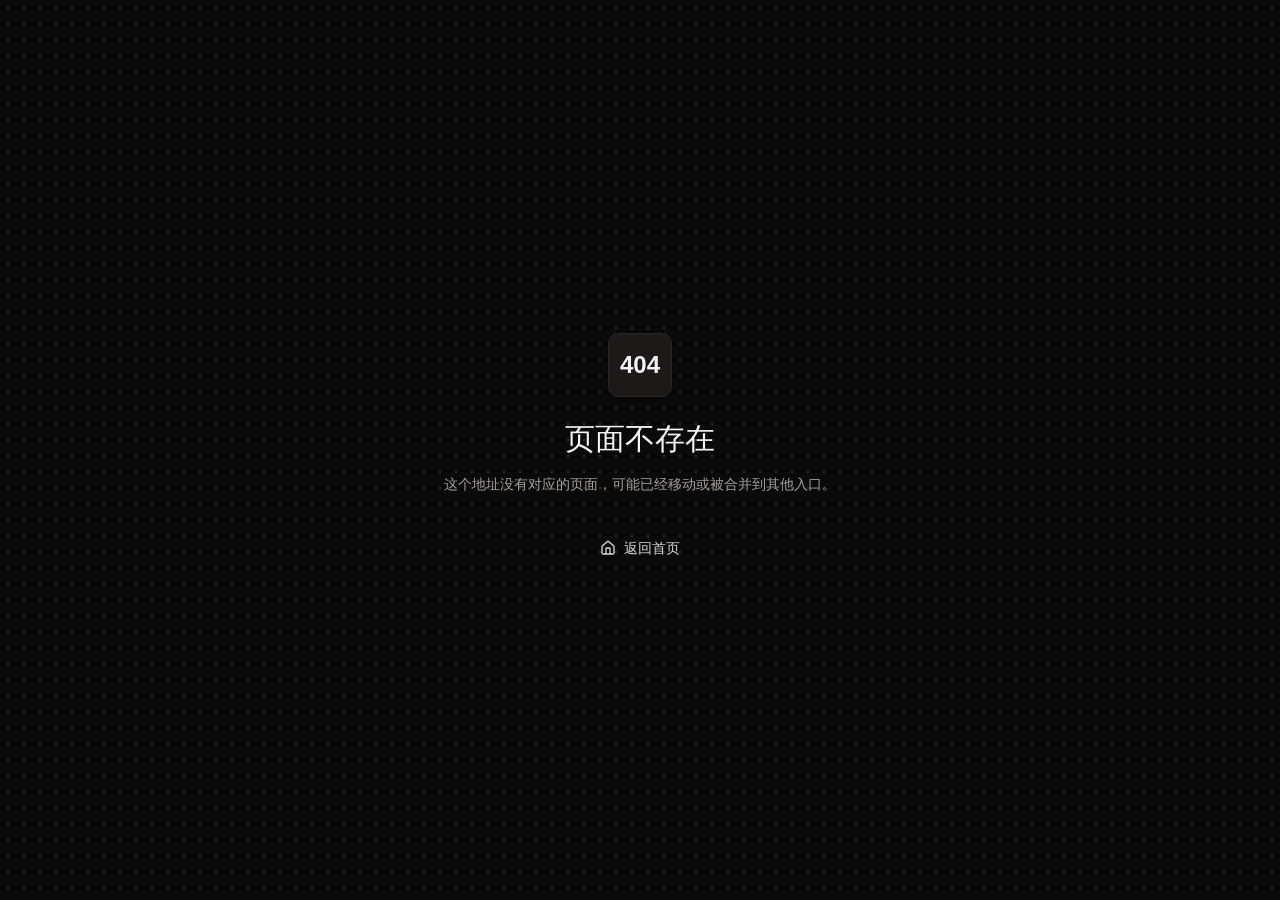
<file: index.html>
<!doctype html>
<html lang="zh-CN" class="font-sans">
    <head>
        <meta charset="UTF-8" />
        <meta name="viewport" content="width=device-width, initial-scale=1.0" />
        <meta name="description" content="一个创易画吧创作工具" />
        <link rel="icon" href="/logo.svg" />
        <title>创易画吧</title>
        <script>
            try {
                var s = JSON.parse(localStorage.getItem("infinite-canvas:theme_store") || "{}");
                var t = s.state && s.state.theme === "light" ? "light" : "dark";
                document.documentElement.classList.toggle("dark", t === "dark");
                document.documentElement.style.colorScheme = t;
            } catch (e) {}
        </script>
      <script type="module" crossorigin src="/assets/index-BcbSchFn.js?v=20261024-brand2"></script>
      <link rel="stylesheet" crossorigin href="/assets/index-D40c9SXs.css">
    </head>
    <body class="bg-background text-foreground antialiased">
        <div id="root"></div>
        <script src="/config.js"></script>
        <script>
            // 去除导航上的文档链接与版本号按钮（创易画吧品牌本地化）
            (function () {
                function stripAppNav() {
                    var doc = document.querySelector('a[href="https://docs.canvas.best"]');
                    if (doc) doc.remove();
                    var gh = document.querySelector('a[href="https://github.com/basketikun/infinite-canvas"]');
                    if (gh) gh.remove();
                    var version = Array.prototype.slice.call(document.querySelectorAll('button')).find(function (b) {
                        return (b.textContent || '').trim() === 'v0.20.0';
                    });
                    if (version) version.remove();
                }
                setInterval(stripAppNav, 300);
            })();
        </script>
    </body>
</html>
</file>
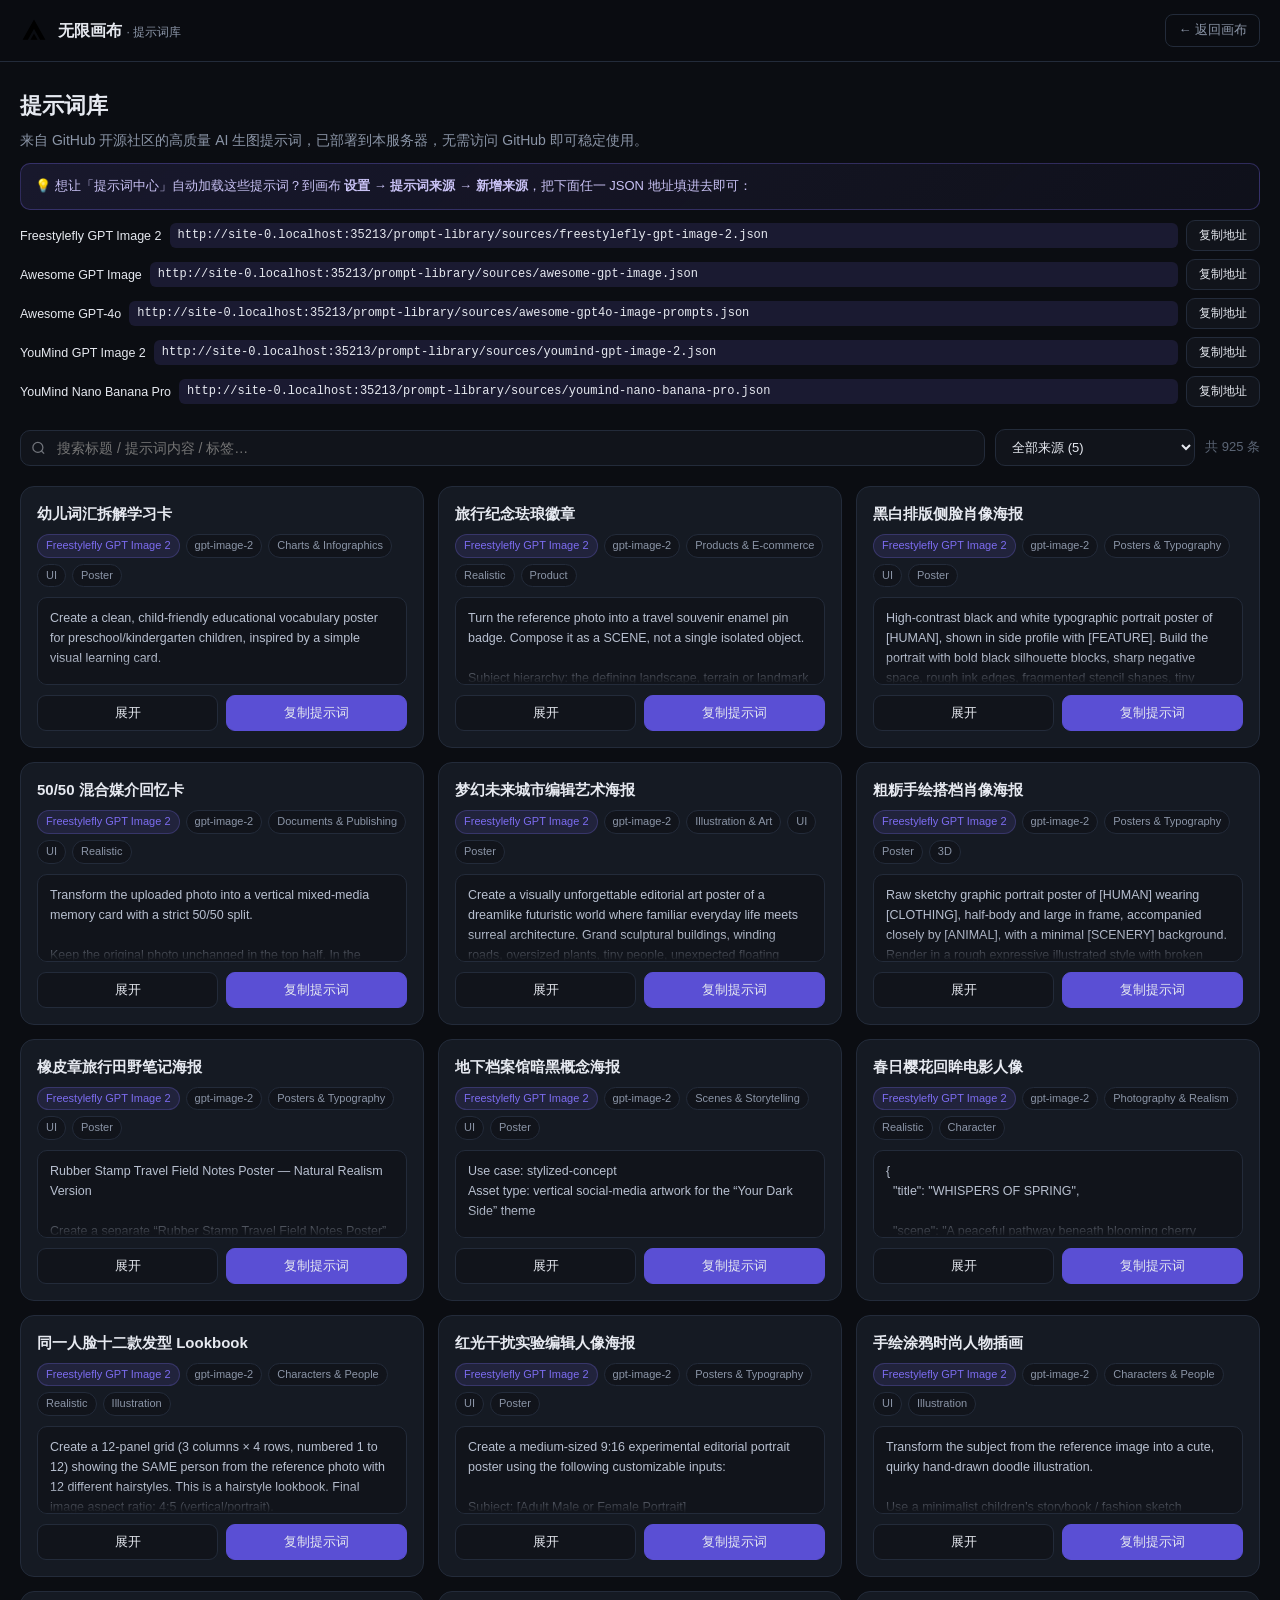
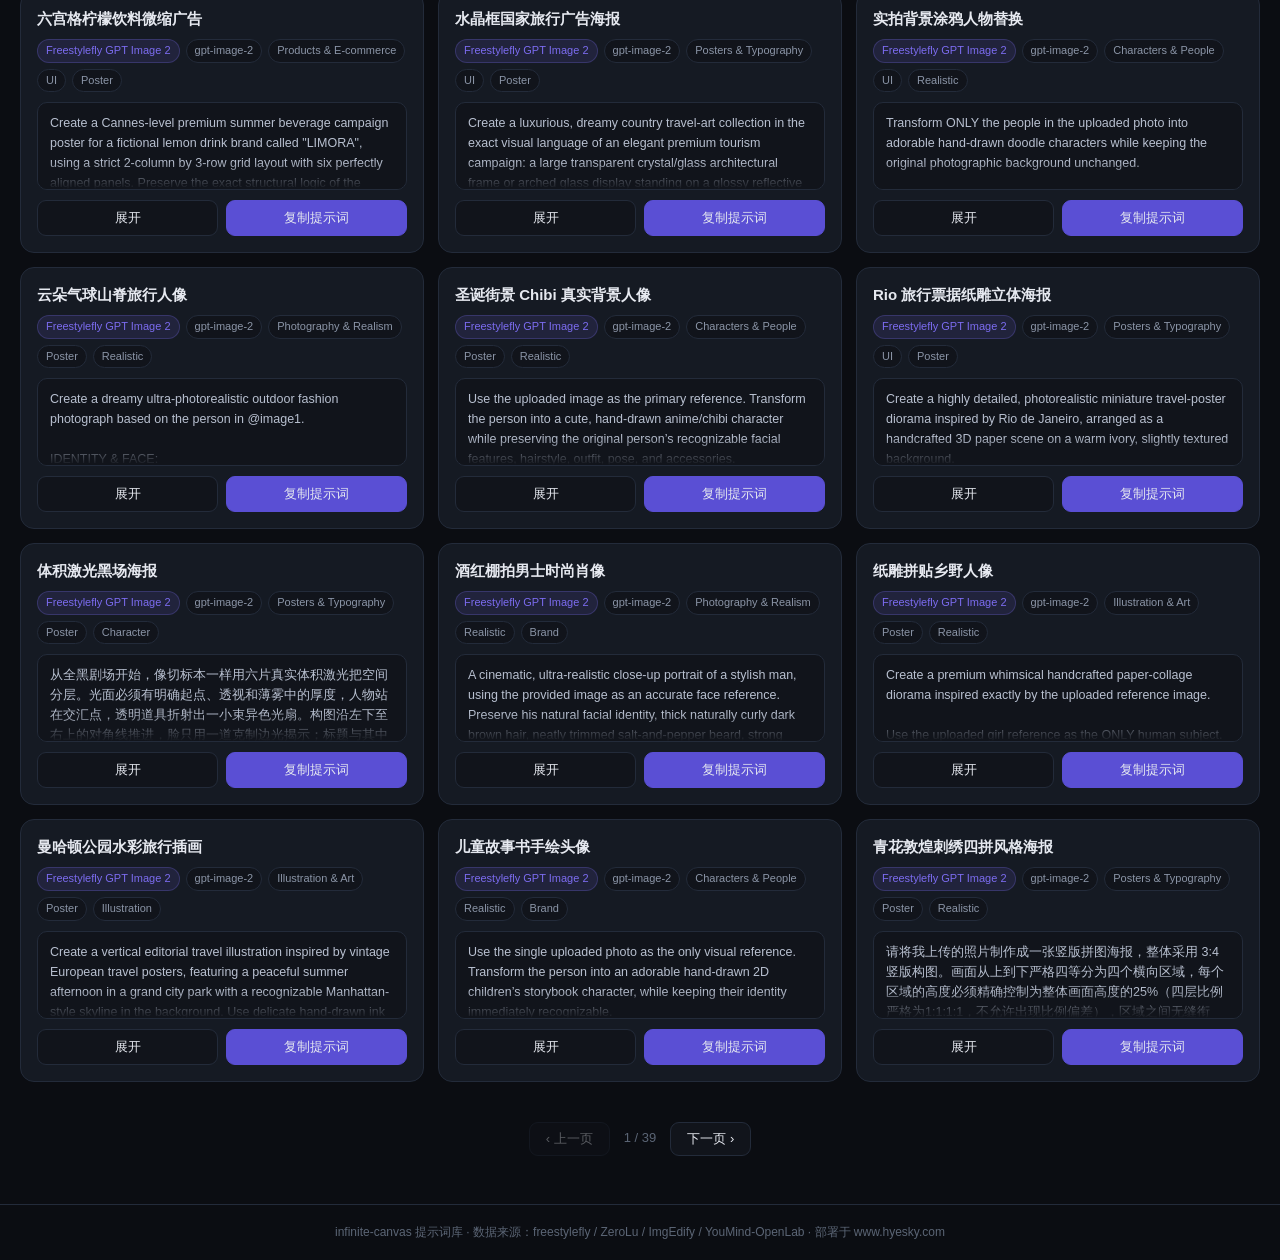
<file: prompt-library/index.html>
<!doctype html>
<html lang="zh-CN" class="dark">
<head>
<meta charset="UTF-8">
<meta name="viewport" content="width=device-width, initial-scale=1.0">
<title>提示词库 · 无限画布</title>
<link rel="icon" href="/logo.svg">
<style>
:root{
  --bg:#0b0d12; --bg2:#11141b; --card:#151a23; --card2:#1a202c;
  --line:#232b3a; --txt:#e6e9f0; --sub:#8b95a7; --dim:#5b6575;
  --acc:#7c6cf0; --acc2:#5a4fd4; --ok:#3ecf8e; --warn:#f0b060;
}
*{box-sizing:border-box;margin:0;padding:0}
html{color-scheme:dark}
body{background:var(--bg);color:var(--txt);font:14px/1.6 -apple-system,BlinkMacSystemFont,"Segoe UI","PingFang SC","Microsoft YaHei",sans-serif;min-height:100vh}
a{color:var(--acc);text-decoration:none}
header{position:sticky;top:0;z-index:10;background:rgba(11,13,18,.85);backdrop-filter:blur(12px);border-bottom:1px solid var(--line)}
.hwrap{max-width:1280px;margin:0 auto;padding:14px 20px;display:flex;align-items:center;gap:14px;flex-wrap:wrap}
.logo{display:flex;align-items:center;gap:10px;font-weight:700;font-size:16px}
.logo img{width:28px;height:28px}
.logo small{color:var(--sub);font-weight:400;font-size:12px}
.spacer{flex:1}
.back{color:var(--sub);font-size:13px;border:1px solid var(--line);padding:5px 12px;border-radius:8px;transition:.15s}
.back:hover{color:var(--txt);border-color:var(--acc)}
.hero{max-width:1280px;margin:0 auto;padding:26px 20px 8px}
.hero h1{font-size:22px;font-weight:700}
.hero p{color:var(--sub);margin-top:6px;max-width:760px}
.hero .tip{margin-top:12px;background:linear-gradient(135deg,rgba(124,108,240,.12),rgba(124,108,240,.04));border:1px solid rgba(124,108,240,.3);border-radius:10px;padding:12px 14px;font-size:13px;color:#c9c2f5}
.hero .tip code{background:rgba(124,108,240,.18);padding:2px 7px;border-radius:5px;font-size:12px;color:#d9d3ff;word-break:break-all}
.toolbar{max-width:1280px;margin:0 auto;padding:14px 20px;display:flex;gap:10px;flex-wrap:wrap;align-items:center}
.search{flex:1;min-width:220px;position:relative}
.search input{width:100%;background:var(--bg2);border:1px solid var(--line);color:var(--txt);border-radius:10px;padding:9px 14px 9px 36px;font-size:14px;outline:none;transition:.15s}
.search input:focus{border-color:var(--acc);box-shadow:0 0 0 3px rgba(124,108,240,.15)}
.search svg{position:absolute;left:11px;top:50%;transform:translateY(-50%);opacity:.45}
.sel{background:var(--bg2);border:1px solid var(--line);color:var(--txt);border-radius:10px;padding:9px 12px;font-size:13px;outline:none;cursor:pointer;max-width:200px}
.count{color:var(--dim);font-size:13px;white-space:nowrap}
.grid{max-width:1280px;margin:0 auto;padding:6px 20px 40px;display:grid;grid-template-columns:repeat(auto-fill,minmax(340px,1fr));gap:14px}
.card{background:var(--card);border:1px solid var(--line);border-radius:14px;padding:16px;display:flex;flex-direction:column;gap:10px;transition:.15s}
.card:hover{border-color:rgba(124,108,240,.5);transform:translateY(-2px)}
.card h3{font-size:15px;font-weight:600;line-height:1.4;display:-webkit-box;-webkit-line-clamp:2;-webkit-box-orient:vertical;overflow:hidden}
.meta{display:flex;gap:6px;flex-wrap:wrap}
.src-tag{font-size:11px;color:var(--acc);background:rgba(124,108,240,.12);border:1px solid rgba(124,108,240,.25);padding:2px 8px;border-radius:20px}
.tag{font-size:11px;color:var(--sub);background:var(--bg2);border:1px solid var(--line);padding:2px 8px;border-radius:20px}
.desc{font-size:12.5px;color:var(--sub);display:-webkit-box;-webkit-line-clamp:2;-webkit-box-orient:vertical;overflow:hidden}
.prompt{background:var(--bg2);border:1px solid var(--line);border-radius:10px;padding:10px 12px;font-size:12.5px;color:#b8c0d0;max-height:88px;overflow:hidden;white-space:pre-wrap;word-break:break-word;position:relative;transition:max-height .2s}
.prompt.open{max-height:none}
.prompt.clamped::after{content:"";position:absolute;left:0;right:0;bottom:0;height:28px;background:linear-gradient(transparent,var(--bg2))}
.actions{display:flex;gap:8px;margin-top:auto}
.btn{flex:1;display:flex;align-items:center;justify-content:center;gap:6px;font-size:13px;padding:8px 10px;border-radius:9px;border:1px solid var(--line);background:var(--bg2);color:var(--txt);cursor:pointer;transition:.15s;font-family:inherit}
.btn:hover{border-color:var(--acc);color:#fff}
.btn.primary{background:var(--acc2);border-color:var(--acc2)}
.btn.primary:hover{background:var(--acc)}
.btn.copied{background:var(--ok);border-color:var(--ok);color:#04241a}
.pager{max-width:1280px;margin:0 auto;padding:0 20px 48px;display:flex;justify-content:center;align-items:center;gap:14px}
.pager button{background:var(--bg2);border:1px solid var(--line);color:var(--txt);border-radius:9px;padding:7px 16px;cursor:pointer;font-family:inherit;font-size:13px}
.pager button:disabled{opacity:.35;cursor:default}
.pager span{color:var(--dim);font-size:13px}
.empty{text-align:center;padding:60px 20px;color:var(--dim)}
.empty .big{font-size:40px;margin-bottom:10px}
.loading{text-align:center;padding:80px 20px;color:var(--sub)}
.loading .spin{width:28px;height:28px;border:3px solid var(--line);border-top-color:var(--acc);border-radius:50%;margin:0 auto 14px;animation:sp 1s linear infinite}
@keyframes sp{to{transform:rotate(360deg)}}
footer{border-top:1px solid var(--line);padding:18px 20px;text-align:center;color:var(--dim);font-size:12px}
@media(max-width:640px){.grid{grid-template-columns:1fr}.hero h1{font-size:18px}}
</style>
</head>
<body>
<header>
  <div class="hwrap">
    <div class="logo"><img src="/logo.svg" alt=""><span>无限画布 <small>· 提示词库</small></span></div>
    <div class="spacer"></div>
    <a class="back" href="/">← 返回画布</a>
  </div>
</header>

<div class="hero">
  <h1>提示词库</h1>
  <p>来自 GitHub 开源社区的高质量 AI 生图提示词，已部署到本服务器，无需访问 GitHub 即可稳定使用。</p>
  <div class="tip">💡 想让「提示词中心」自动加载这些提示词？到画布 <b>设置 → 提示词来源 → 新增来源</b>，把下面任一 JSON 地址填进去即可：</div>
  <div id="source-urls" style="margin-top:10px;display:flex;flex-direction:column;gap:8px"></div>
</div>

<div class="toolbar">
  <div class="search">
    <svg width="15" height="15" viewBox="0 0 24 24" fill="none" stroke="currentColor" stroke-width="2"><circle cx="11" cy="11" r="8"/><path d="m21 21-4.3-4.3"/></svg>
    <input id="q" type="text" placeholder="搜索标题 / 提示词内容 / 标签…">
  </div>
  <select class="sel" id="src"></select>
  <span class="count" id="count"></span>
</div>

<div class="loading" id="loading"><div class="spin"></div>正在加载提示词…</div>
<div class="grid" id="grid" style="display:none"></div>
<div class="empty" id="empty" style="display:none"><div class="big">🐱</div>没有匹配的提示词</div>
<div class="pager" id="pager" style="display:none"></div>

<footer>infinite-canvas 提示词库 · 数据来源：freestylefly / ZeroLu / ImgEdify / YouMind-OpenLab · 部署于 www.hyesky.com</footer>

<script>
const SOURCES = [
  {id:"freestylefly-gpt-image-2", name:"Freestylefly GPT Image 2"},
  {id:"awesome-gpt-image", name:"Awesome GPT Image"},
  {id:"awesome-gpt4o-image-prompts", name:"Awesome GPT-4o"},
  {id:"youmind-gpt-image-2", name:"YouMind GPT Image 2"},
  {id:"youmind-nano-banana-pro", name:"YouMind Nano Banana Pro"}
];
const base = location.pathname.replace(/index\.html$/,"");
const origin = location.origin;

// 源 URL 列表（供用户复制进画布设置）
const su = document.getElementById("source-urls");
SOURCES.forEach(s=>{
  const url = origin + base + "sources/" + s.id + ".json";
  const row = document.createElement("div");
  row.style.cssText = "display:flex;gap:8px;align-items:center;flex-wrap:wrap";
  row.innerHTML = `<span style="font-size:12.5px;white-space:nowrap">${s.name}</span>
    <code style="font-size:12px;background:rgba(124,108,240,.14);padding:3px 8px;border-radius:6px;word-break:break-all;flex:1">${url}</code>`;
  const b = document.createElement("button");
  b.className = "btn"; b.style.cssText = "flex:0 0 auto;padding:6px 12px;font-size:12px";
  b.textContent = "复制地址";
  b.onclick = async ()=>{ await navigator.clipboard.writeText(url); b.textContent="已复制 ✓"; b.classList.add("copied"); setTimeout(()=>{b.textContent="复制地址";b.classList.remove("copied")},1500); };
  row.appendChild(b); su.appendChild(row);
});

let ALL = [];
const q = document.getElementById("q"), srcSel = document.getElementById("src");
const grid = document.getElementById("grid"), pager = document.getElementById("pager");
const countEl = document.getElementById("count"), emptyEl = document.getElementById("empty"), loadingEl = document.getElementById("loading");
const PS = 24;
let page = 0, filtered = [];

srcSel.innerHTML = '<option value="">全部来源 (' + SOURCES.length + ')</option>' +
  SOURCES.map(s=>`<option value="${s.id}">${s.name}</option>`).join("");

function esc(s){ return (s||"").replace(/[&<>"']/g, c=>({"&":"&amp;","<":"&lt;",">":"&gt;",'"':"&quot;","'":"&#39;"}[c])); }

function applyFilter(){
  const kw = q.value.trim().toLowerCase();
  const src = srcSel.value;
  filtered = ALL.filter(it=>{
    if (src && it.sourceId !== src) return false;
    if (kw){
      const hay = (it.title+" "+it.prompt+" "+(it.description||"")+" "+(it.tags||[]).join(" ")).toLowerCase();
      if (!hay.includes(kw)) return false;
    }
    return true;
  });
  page = 0;
  render();
}

function render(){
  countEl.textContent = "共 " + filtered.length + " 条";
  const pages = Math.max(1, Math.ceil(filtered.length / PS));
  if (page >= pages) page = pages - 1;
  const items = filtered.slice(page*PS, (page+1)*PS);
  grid.innerHTML = items.map((it,i)=>{
    const tags = (it.tags||[]).slice(0,4).map(t=>`<span class="tag">${esc(t)}</span>`).join("");
    const srcName = SOURCES.find(s=>s.id===it.sourceId)?.name || it.sourceId;
    return `<div class="card" data-i="${i}">
      <h3>${esc(it.title||"(无标题)")}</h3>
      <div class="meta"><span class="src-tag">${esc(srcName)}</span>${tags}</div>
      ${it.description?`<div class="desc">${esc(it.description)}</div>`:""}
      <div class="prompt clamped">${esc(it.prompt)}</div>
      <div class="actions">
        <button class="btn expand">展开</button>
        <button class="btn primary copy">复制提示词</button>
      </div>
    </div>`;
  }).join("");
  grid.style.display = filtered.length ? "grid" : "none";
  emptyEl.style.display = filtered.length ? "none" : "block";
  pager.style.display = pages > 1 ? "flex" : "none";
  if (pages > 1){
    pager.innerHTML = `<button id="pp" ${page===0?"disabled":""}>‹ 上一页</button><span>${page+1} / ${pages}</span><button id="pn" ${page>=pages-1?"disabled":""}>下一页 ›</button>`;
    document.getElementById("pp").onclick = ()=>{ page--; render(); window.scrollTo({top:0,behavior:"smooth"}); };
    document.getElementById("pn").onclick = ()=>{ page++; render(); window.scrollTo({top:0,behavior:"smooth"}); };
  }
}

grid.addEventListener("click", async e=>{
  const card = e.target.closest(".card"); if (!card) return;
  const i = +card.dataset.i, item = filtered[i];
  if (e.target.classList.contains("copy")){
    try { await navigator.clipboard.writeText(item.prompt); }
    catch(_){ const t=document.createElement("textarea");t.value=item.prompt;document.body.appendChild(t);t.select();document.execCommand("copy");t.remove(); }
    const b = e.target; b.textContent="已复制 ✓"; b.classList.add("copied");
    setTimeout(()=>{b.textContent="复制提示词";b.classList.remove("copied")},1500);
  }
  if (e.target.classList.contains("expand")){
    const p = card.querySelector(".prompt"), b = e.target;
    p.classList.toggle("open"); p.classList.toggle("clamped", !p.classList.contains("open"));
    b.textContent = p.classList.contains("open") ? "收起" : "展开";
  }
});

let deb;
q.addEventListener("input", ()=>{ clearTimeout(deb); deb = setTimeout(applyFilter, 200); });
srcSel.addEventListener("change", applyFilter);

(async function init(){
  const results = await Promise.allSettled(SOURCES.map(async s=>{
    const r = await fetch(base + "sources/" + s.id + ".json", {cache:"no-store"});
    if (!r.ok) throw new Error(s.id + " HTTP " + r.status);
    const arr = await r.json();
    return Array.isArray(arr) ? arr : (arr.items || []);
  }));
  let ok = 0, fail = 0;
  results.forEach((r,i)=>{
    if (r.status === "fulfilled" && r.value.length){ ALL.push(...r.value.map(it=>({
      ...it, sourceId: it.sourceId || SOURCES[i].id
    }))); ok++; } else fail++;
  });
  loadingEl.style.display = "none";
  if (fail === SOURCES.length){
    loadingEl.style.display = "block";
    loadingEl.innerHTML = "<div class='big'>⚠️</div>提示词加载失败，请刷新重试";
    return;
  }
  applyFilter();
})();
</script>
</body>
</html>
</file>
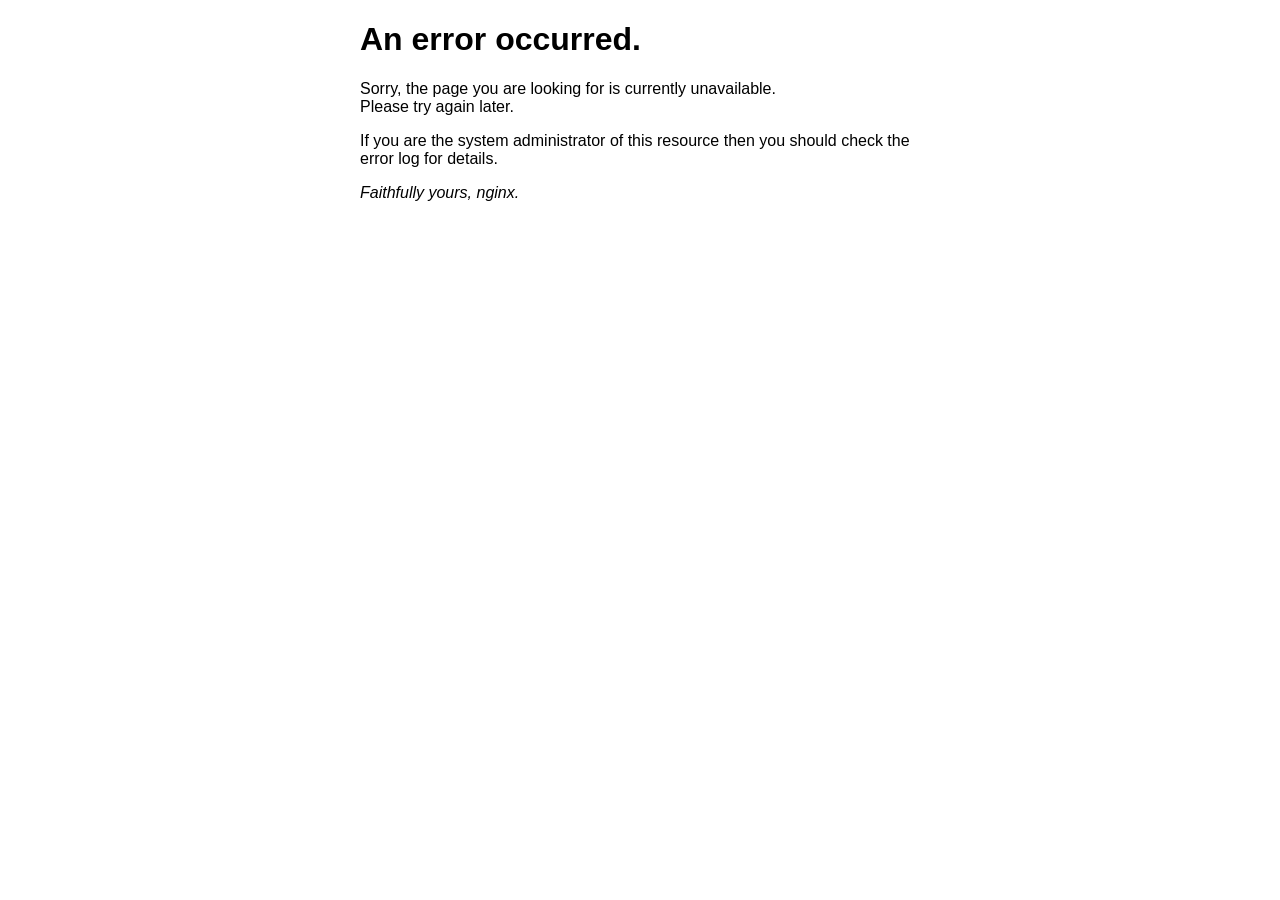
<file: 50x.html>
<!DOCTYPE html>
<html>
<head>
<title>Error</title>
<style>
html { color-scheme: light dark; }
body { width: 35em; margin: 0 auto;
font-family: Tahoma, Verdana, Arial, sans-serif; }
</style>
</head>
<body>
<h1>An error occurred.</h1>
<p>Sorry, the page you are looking for is currently unavailable.<br/>
Please try again later.</p>
<p>If you are the system administrator of this resource then you should check
the error log for details.</p>
<p><em>Faithfully yours, nginx.</em></p>
</body>
</html>
</file>
<file: assets/index-D40c9SXs.css>
html,body{width:100%;height:100%}input::-ms-clear,input::-ms-reveal{display:none}*,*:before,*:after{box-sizing:border-box}html{font-family:sans-serif;line-height:1.15;-webkit-text-size-adjust:100%;-ms-text-size-adjust:100%;-ms-overflow-style:scrollbar;-webkit-tap-highlight-color:rgba(0,0,0,0)}body{margin:0}[tabindex="-1"]:focus{outline:none}hr{box-sizing:content-box;height:0;overflow:visible}h1,h2,h3,h4,h5,h6{margin-top:0;margin-bottom:.5em;font-weight:500}p{margin-top:0;margin-bottom:1em}abbr[title],abbr[data-original-title]{-webkit-text-decoration:underline dotted;text-decoration:underline dotted;border-bottom:0;cursor:help}address{margin-bottom:1em;font-style:normal;line-height:inherit}input[type=text],input[type=password],input[type=number],textarea{-webkit-appearance:none}ol,ul,dl{margin-top:0;margin-bottom:1em}ol ol,ul ul,ol ul,ul ol{margin-bottom:0}dt{font-weight:500}dd{margin-bottom:.5em;margin-left:0}blockquote{margin:0 0 1em}dfn{font-style:italic}b,strong{font-weight:bolder}small{font-size:80%}sub,sup{position:relative;font-size:75%;line-height:0;vertical-align:baseline}sub{bottom:-.25em}sup{top:-.5em}pre,code,kbd,samp{font-size:1em;font-family:SFMono-Regular,Consolas,Liberation Mono,Menlo,Courier,monospace}pre{margin-top:0;margin-bottom:1em;overflow:auto}figure{margin:0 0 1em}img{vertical-align:middle;border-style:none}a,area,button,[role=button],input:not([type=range]),label,select,summary,textarea{touch-action:manipulation}table{border-collapse:collapse}caption{padding-top:.75em;padding-bottom:.3em;text-align:left;caption-side:bottom}input,button,select,optgroup,textarea{margin:0;color:inherit;font-size:inherit;font-family:inherit;line-height:inherit}button,input{overflow:visible}button,select{text-transform:none}button,html [type=button],[type=reset],[type=submit]{-webkit-appearance:button}button::-moz-focus-inner,[type=button]::-moz-focus-inner,[type=reset]::-moz-focus-inner,[type=submit]::-moz-focus-inner{padding:0;border-style:none}input[type=radio],input[type=checkbox]{box-sizing:border-box;padding:0}input[type=date],input[type=time],input[type=datetime-local],input[type=month]{-webkit-appearance:listbox}textarea{overflow:auto;resize:vertical}fieldset{min-width:0;margin:0;padding:0;border:0}legend{display:block;width:100%;max-width:100%;margin-bottom:.5em;padding:0;color:inherit;font-size:1.5em;line-height:inherit;white-space:normal}progress{vertical-align:baseline}[type=number]::-webkit-inner-spin-button,[type=number]::-webkit-outer-spin-button{height:auto}[type=search]{outline-offset:-2px;-webkit-appearance:none}[type=search]::-webkit-search-cancel-button,[type=search]::-webkit-search-decoration{-webkit-appearance:none}::-webkit-file-upload-button{font:inherit;-webkit-appearance:button}output{display:inline-block}summary{display:list-item}template{display:none}[hidden]{display:none!important}@keyframes sd-fadeIn{0%{opacity:0}to{opacity:1}}@keyframes sd-blurIn{0%{opacity:0;filter:blur(4px)}to{opacity:1;filter:blur(0)}}@keyframes sd-slideUp{0%{opacity:0;transform:translateY(4px)}to{opacity:1;transform:translateY(0)}}[data-sd-animate]{animation:var(--sd-animation, sd-fadeIn) var(--sd-duration, .15s) var(--sd-easing, ease) var(--sd-delay, 0ms) both}@layer properties{@supports (((-webkit-hyphens:none)) and (not (margin-trim:inline))) or ((-moz-orient:inline) and (not (color:rgb(from red r g b)))){*,:before,:after,::backdrop{--tw-translate-x:0;--tw-translate-y:0;--tw-translate-z:0;--tw-rotate-x:initial;--tw-rotate-y:initial;--tw-rotate-z:initial;--tw-skew-x:initial;--tw-skew-y:initial;--tw-space-y-reverse:0;--tw-divide-y-reverse:0;--tw-border-style:solid;--tw-gradient-position:initial;--tw-gradient-from:#0000;--tw-gradient-via:#0000;--tw-gradient-to:#0000;--tw-gradient-stops:initial;--tw-gradient-via-stops:initial;--tw-gradient-from-position:0%;--tw-gradient-via-position:50%;--tw-gradient-to-position:100%;--tw-leading:initial;--tw-font-weight:initial;--tw-tracking:initial;--tw-ordinal:initial;--tw-slashed-zero:initial;--tw-numeric-figure:initial;--tw-numeric-spacing:initial;--tw-numeric-fraction:initial;--tw-shadow:0 0 #0000;--tw-shadow-color:initial;--tw-shadow-alpha:100%;--tw-inset-shadow:0 0 #0000;--tw-inset-shadow-color:initial;--tw-inset-shadow-alpha:100%;--tw-ring-color:initial;--tw-ring-shadow:0 0 #0000;--tw-inset-ring-color:initial;--tw-inset-ring-shadow:0 0 #0000;--tw-ring-inset:initial;--tw-ring-offset-width:0px;--tw-ring-offset-color:#fff;--tw-ring-offset-shadow:0 0 #0000;--tw-blur:initial;--tw-brightness:initial;--tw-contrast:initial;--tw-grayscale:initial;--tw-hue-rotate:initial;--tw-invert:initial;--tw-opacity:initial;--tw-saturate:initial;--tw-sepia:initial;--tw-drop-shadow:initial;--tw-drop-shadow-color:initial;--tw-drop-shadow-alpha:100%;--tw-drop-shadow-size:initial;--tw-backdrop-blur:initial;--tw-backdrop-brightness:initial;--tw-backdrop-contrast:initial;--tw-backdrop-grayscale:initial;--tw-backdrop-hue-rotate:initial;--tw-backdrop-invert:initial;--tw-backdrop-opacity:initial;--tw-backdrop-saturate:initial;--tw-backdrop-sepia:initial;--tw-duration:initial;--tw-ease:initial;--tw-content:"";--tw-scale-x:1;--tw-scale-y:1;--tw-scale-z:1;--tw-animation-delay:0s;--tw-animation-direction:normal;--tw-animation-duration:initial;--tw-animation-fill-mode:none;--tw-animation-iteration-count:1;--tw-enter-blur:0;--tw-enter-opacity:1;--tw-enter-rotate:0;--tw-enter-scale:1;--tw-enter-translate-x:0;--tw-enter-translate-y:0;--tw-exit-blur:0;--tw-exit-opacity:1;--tw-exit-rotate:0;--tw-exit-scale:1;--tw-exit-translate-x:0;--tw-exit-translate-y:0}}}@layer theme{:root,:host{--font-sans:var(--font-sans);--font-mono:ui-monospace, SFMono-Regular, Menlo, Monaco, Consolas, "Liberation Mono", "Courier New", monospace;--color-red-50:oklch(97.1% .013 17.38);--color-red-200:oklch(88.5% .062 18.334);--color-red-300:oklch(80.8% .114 19.571);--color-red-400:oklch(70.4% .191 22.216);--color-red-500:oklch(63.7% .237 25.331);--color-red-600:oklch(57.7% .245 27.325);--color-red-950:oklch(25.8% .092 26.042);--color-orange-600:oklch(64.6% .222 41.116);--color-amber-300:oklch(87.9% .169 91.605);--color-amber-400:oklch(82.8% .189 84.429);--color-amber-500:oklch(76.9% .188 70.08);--color-amber-600:oklch(66.6% .179 58.318);--color-green-500:oklch(72.3% .219 149.579);--color-emerald-400:oklch(76.5% .177 163.223);--color-emerald-500:oklch(69.6% .17 162.48);--color-emerald-600:oklch(59.6% .145 163.225);--color-blue-50:oklch(97% .014 254.604);--color-blue-100:oklch(93.2% .032 255.585);--color-blue-300:oklch(80.9% .105 251.813);--color-blue-700:oklch(48.8% .243 264.376);--color-blue-950:oklch(28.2% .091 267.935);--color-stone-50:oklch(98.5% .001 106.423);--color-stone-100:oklch(97% .001 106.424);--color-stone-200:oklch(92.3% .003 48.717);--color-stone-300:oklch(86.9% .005 56.366);--color-stone-400:oklch(70.9% .01 56.259);--color-stone-500:oklch(55.3% .013 58.071);--color-stone-600:oklch(44.4% .011 73.639);--color-stone-700:oklch(37.4% .01 67.558);--color-stone-800:oklch(26.8% .007 34.298);--color-stone-900:oklch(21.6% .006 56.043);--color-stone-950:oklch(14.7% .004 49.25);--color-black:#000;--color-white:#fff;--spacing:.25rem;--container-md:28rem;--container-2xl:42rem;--container-3xl:48rem;--container-5xl:64rem;--container-6xl:72rem;--container-7xl:80rem;--text-xs:.75rem;--text-xs--line-height:calc(1 / .75);--text-sm:.875rem;--text-sm--line-height:calc(1.25 / .875);--text-base:1rem;--text-base--line-height: 1.5 ;--text-lg:1.125rem;--text-lg--line-height:calc(1.75 / 1.125);--text-xl:1.25rem;--text-xl--line-height:calc(1.75 / 1.25);--text-2xl:1.5rem;--text-2xl--line-height:calc(2 / 1.5);--text-3xl:1.875rem;--text-3xl--line-height: 1.2 ;--text-4xl:2.25rem;--text-4xl--line-height:calc(2.5 / 2.25);--text-5xl:3rem;--text-5xl--line-height:1;--text-7xl:4.5rem;--text-7xl--line-height:1;--text-8xl:6rem;--text-8xl--line-height:1;--font-weight-normal:400;--font-weight-medium:500;--font-weight-semibold:600;--tracking-tight:-.025em;--tracking-normal:0em;--tracking-wide:.025em;--tracking-widest:.1em;--leading-snug:1.375;--radius-md:calc(var(--radius) - 2px);--ease-out:cubic-bezier(0, 0, .2, 1);--ease-in-out:cubic-bezier(.4, 0, .2, 1);--animate-spin:spin 1s linear infinite;--blur-sm:8px;--blur-md:12px;--blur-xl:24px;--aspect-video:16 / 9;--default-transition-duration:.15s;--default-transition-timing-function:cubic-bezier(.4, 0, .2, 1);--default-font-family:var(--font-sans);--default-mono-font-family:var(--font-mono)}}@layer base{*,:after,:before,::backdrop{box-sizing:border-box;border:0 solid;margin:0;padding:0}::file-selector-button{box-sizing:border-box;border:0 solid;margin:0;padding:0}html,:host{-webkit-text-size-adjust:100%;tab-size:4;line-height:1.5;font-family:var(--default-font-family,ui-sans-serif, system-ui, sans-serif, "Apple Color Emoji", "Segoe UI Emoji", "Segoe UI Symbol", "Noto Color Emoji");font-feature-settings:var(--default-font-feature-settings,normal);font-variation-settings:var(--default-font-variation-settings,normal);-webkit-tap-highlight-color:transparent}hr{height:0;color:inherit;border-top-width:1px}abbr:where([title]){-webkit-text-decoration:underline dotted;text-decoration:underline dotted}h1,h2,h3,h4,h5,h6{font-size:inherit;font-weight:inherit}a{color:inherit;-webkit-text-decoration:inherit;text-decoration:inherit}b,strong{font-weight:bolder}code,kbd,samp,pre{font-family:var(--default-mono-font-family,ui-monospace, SFMono-Regular, Menlo, Monaco, Consolas, "Liberation Mono", "Courier New", monospace);font-feature-settings:var(--default-mono-font-feature-settings,normal);font-variation-settings:var(--default-mono-font-variation-settings,normal);font-size:1em}small{font-size:80%}sub,sup{vertical-align:baseline;font-size:75%;line-height:0;position:relative}sub{bottom:-.25em}sup{top:-.5em}table{text-indent:0;border-color:inherit;border-collapse:collapse}:-moz-focusring{outline:auto}progress{vertical-align:baseline}summary{display:list-item}ol,ul,menu{list-style:none}img,svg,video,canvas,audio,iframe,embed,object{vertical-align:middle;display:block}img,video{max-width:100%;height:auto}button,input,select,optgroup,textarea{font:inherit;font-feature-settings:inherit;font-variation-settings:inherit;letter-spacing:inherit;color:inherit;opacity:1;background-color:#0000;border-radius:0}::file-selector-button{font:inherit;font-feature-settings:inherit;font-variation-settings:inherit;letter-spacing:inherit;color:inherit;opacity:1;background-color:#0000;border-radius:0}:where(select:is([multiple],[size])) optgroup{font-weight:bolder}:where(select:is([multiple],[size])) optgroup option{padding-inline-start:20px}::file-selector-button{margin-inline-end:4px}::placeholder{opacity:1}@supports (not ((-webkit-appearance:-apple-pay-button))) or (contain-intrinsic-size:1px){::placeholder{color:currentColor}@supports (color:color-mix(in lab,red,red)){::placeholder{color:color-mix(in oklab,currentcolor 50%,transparent)}}}::-webkit-search-decoration{-webkit-appearance:none}::-webkit-date-and-time-value{min-height:1lh;text-align:inherit}::-webkit-datetime-edit{display:inline-flex}::-webkit-datetime-edit-fields-wrapper{padding:0}::-webkit-datetime-edit{padding-block:0}::-webkit-datetime-edit-year-field{padding-block:0}::-webkit-datetime-edit-month-field{padding-block:0}::-webkit-datetime-edit-day-field{padding-block:0}::-webkit-datetime-edit-hour-field{padding-block:0}::-webkit-datetime-edit-minute-field{padding-block:0}::-webkit-datetime-edit-second-field{padding-block:0}::-webkit-datetime-edit-millisecond-field{padding-block:0}::-webkit-datetime-edit-meridiem-field{padding-block:0}::-webkit-calendar-picker-indicator{line-height:1}:-moz-ui-invalid{box-shadow:none}button,input:where([type=button],[type=reset],[type=submit]){appearance:button}::file-selector-button{appearance:button}::-webkit-inner-spin-button{height:auto}::-webkit-outer-spin-button{height:auto}[hidden]:where(:not([hidden=until-found])){display:none!important}*{border-color:var(--border);outline-color:var(--ring)}@supports (color:color-mix(in lab,red,red)){*{outline-color:color-mix(in oklab,var(--ring) 50%,transparent)}}html,body{height:100%;overflow:hidden}body{background-color:var(--background);color:var(--foreground)}textarea{resize:none}textarea::-webkit-resizer{display:none}html{font-family:var(--font-sans)}}@layer components;@layer utilities{.\@container{container-type:inline-size}.pointer-events-auto{pointer-events:auto}.pointer-events-none{pointer-events:none}.\!visible{visibility:visible!important}.collapse{visibility:collapse}.visible{visibility:visible}.sr-only{clip-path:inset(50%);white-space:nowrap;border-width:0;width:1px;height:1px;margin:-1px;padding:0;position:absolute;overflow:hidden}.\!absolute{position:absolute!important}.absolute{position:absolute}.fixed{position:fixed}.relative{position:relative}.static{position:static}.sticky{position:sticky}.inset-0{inset:calc(var(--spacing) * 0)}.inset-5{inset:calc(var(--spacing) * 5)}.inset-x-0{inset-inline:calc(var(--spacing) * 0)}.inset-x-1{inset-inline:calc(var(--spacing) * 1)}.inset-x-2{inset-inline:calc(var(--spacing) * 2)}.inset-y-0{inset-block:calc(var(--spacing) * 0)}.start{inset-inline-start:var(--spacing)}.end{inset-inline-end:var(--spacing)}.-top-1{top:calc(var(--spacing) * -1)}.-top-\[14px\]{top:-14px}.top-0{top:calc(var(--spacing) * 0)}.top-1{top:calc(var(--spacing) * 1)}.top-1\/2{top:50%}.top-1\/3{top:33.3333%}.top-2{top:calc(var(--spacing) * 2)}.top-2\.5{top:calc(var(--spacing) * 2.5)}.top-2\/3{top:66.6667%}.top-3{top:calc(var(--spacing) * 3)}.top-4{top:calc(var(--spacing) * 4)}.top-7{top:calc(var(--spacing) * 7)}.top-16{top:calc(var(--spacing) * 16)}.top-24{top:calc(var(--spacing) * 24)}.top-\[-28px\]{top:-28px}.top-\[48\%\]{top:48%}.top-\[calc\(-50\%-0\.4rem\)\]{top:calc(-50% - .4rem)}.top-\[calc\(100\%\+6px\)\]{top:calc(100% + 6px)}.top-full{top:100%}.-right-1{right:calc(var(--spacing) * -1)}.-right-1\.5{right:calc(var(--spacing) * -1.5)}.-right-6{right:calc(var(--spacing) * -6)}.-right-\[14px\]{right:-14px}.right-0{right:calc(var(--spacing) * 0)}.right-1{right:calc(var(--spacing) * 1)}.right-2{right:calc(var(--spacing) * 2)}.right-2\.5{right:calc(var(--spacing) * 2.5)}.right-3{right:calc(var(--spacing) * 3)}.right-4{right:calc(var(--spacing) * 4)}.right-10{right:calc(var(--spacing) * 10)}.right-\[23\%\]{right:23%}.\!bottom-52{bottom:calc(var(--spacing) * 52)!important}.-bottom-6{bottom:calc(var(--spacing) * -6)}.-bottom-\[14px\]{bottom:-14px}.-bottom-px{bottom:-1px}.bottom-0{bottom:calc(var(--spacing) * 0)}.bottom-1{bottom:calc(var(--spacing) * 1)}.bottom-3{bottom:calc(var(--spacing) * 3)}.bottom-4{bottom:calc(var(--spacing) * 4)}.bottom-5{bottom:calc(var(--spacing) * 5)}.bottom-6{bottom:calc(var(--spacing) * 6)}.bottom-7{bottom:calc(var(--spacing) * 7)}.bottom-24{bottom:calc(var(--spacing) * 24)}.bottom-\[72px\]{bottom:72px}.bottom-\[calc\(100\%\+8px\)\]{bottom:calc(100% + 8px)}.-left-3{left:calc(var(--spacing) * -3)}.-left-6{left:calc(var(--spacing) * -6)}.-left-\[14px\]{left:-14px}.left-0{left:calc(var(--spacing) * 0)}.left-1{left:calc(var(--spacing) * 1)}.left-1\/2{left:50%}.left-1\/3{left:33.3333%}.left-2{left:calc(var(--spacing) * 2)}.left-2\.5{left:calc(var(--spacing) * 2.5)}.left-2\/3{left:66.6667%}.left-3{left:calc(var(--spacing) * 3)}.left-4{left:calc(var(--spacing) * 4)}.left-5{left:calc(var(--spacing) * 5)}.left-6{left:calc(var(--spacing) * 6)}.left-7{left:calc(var(--spacing) * 7)}.left-10{left:calc(var(--spacing) * 10)}.left-16{left:calc(var(--spacing) * 16)}.left-28{left:calc(var(--spacing) * 28)}.left-\[15\%\]{left:15%}.isolate{isolation:isolate}.z-10{z-index:10}.z-20{z-index:20}.z-30{z-index:30}.z-40{z-index:40}.z-50{z-index:50}.z-\[5\]{z-index:5}.z-\[60\]{z-index:60}.z-\[65\]{z-index:65}.z-\[70\]{z-index:70}.z-\[80\]{z-index:80}.z-\[90\]{z-index:90}.z-\[100\]{z-index:100}.z-\[120\]{z-index:120}.z-\[1100\]{z-index:1100}.z-\[1200\]{z-index:1200}.col-span-2{grid-column:span 2/span 2}.container{width:100%}@media(min-width:40rem){.container{max-width:40rem}}@media(min-width:48rem){.container{max-width:48rem}}@media(min-width:64rem){.container{max-width:64rem}}@media(min-width:80rem){.container{max-width:80rem}}@media(min-width:96rem){.container{max-width:96rem}}.m-0{margin:calc(var(--spacing) * 0)}.-mx-1{margin-inline:calc(var(--spacing) * -1)}.mx-0\.5{margin-inline:calc(var(--spacing) * .5)}.mx-1{margin-inline:calc(var(--spacing) * 1)}.mx-auto{margin-inline:auto}.mx-px{margin-inline:1px}.my-1{margin-block:calc(var(--spacing) * 1)}.my-auto{margin-block:auto}.\!mt-1{margin-top:calc(var(--spacing) * 1)!important}.\!mt-2{margin-top:calc(var(--spacing) * 2)!important}.-mt-2{margin-top:calc(var(--spacing) * -2)}.mt-0\.5{margin-top:calc(var(--spacing) * .5)}.mt-1{margin-top:calc(var(--spacing) * 1)}.mt-1\.5{margin-top:calc(var(--spacing) * 1.5)}.mt-2{margin-top:calc(var(--spacing) * 2)}.mt-2\.5{margin-top:calc(var(--spacing) * 2.5)}.mt-3{margin-top:calc(var(--spacing) * 3)}.mt-4{margin-top:calc(var(--spacing) * 4)}.mt-5{margin-top:calc(var(--spacing) * 5)}.mt-6{margin-top:calc(var(--spacing) * 6)}.mt-8{margin-top:calc(var(--spacing) * 8)}.mt-10{margin-top:calc(var(--spacing) * 10)}.mt-auto{margin-top:auto}.mr-1{margin-right:calc(var(--spacing) * 1)}.\!mb-0{margin-bottom:calc(var(--spacing) * 0)!important}.\!mb-2{margin-bottom:calc(var(--spacing) * 2)!important}.\!mb-4{margin-bottom:calc(var(--spacing) * 4)!important}.mb-0{margin-bottom:calc(var(--spacing) * 0)}.mb-1{margin-bottom:calc(var(--spacing) * 1)}.mb-1\.5{margin-bottom:calc(var(--spacing) * 1.5)}.mb-2{margin-bottom:calc(var(--spacing) * 2)}.mb-3{margin-bottom:calc(var(--spacing) * 3)}.mb-4{margin-bottom:calc(var(--spacing) * 4)}.mb-5{margin-bottom:calc(var(--spacing) * 5)}.mb-6{margin-bottom:calc(var(--spacing) * 6)}.mb-8{margin-bottom:calc(var(--spacing) * 8)}.mb-20{margin-bottom:calc(var(--spacing) * 20)}.-ml-2{margin-left:calc(var(--spacing) * -2)}.ml-1{margin-left:calc(var(--spacing) * 1)}.ml-2{margin-left:calc(var(--spacing) * 2)}.ml-3{margin-left:calc(var(--spacing) * 3)}.ml-5{margin-left:calc(var(--spacing) * 5)}.ml-5\.5{margin-left:calc(var(--spacing) * 5.5)}.ml-6{margin-left:calc(var(--spacing) * 6)}.ml-8{margin-left:calc(var(--spacing) * 8)}.ml-auto{margin-left:auto}.line-clamp-1{-webkit-line-clamp:1;-webkit-box-orient:vertical;display:-webkit-box;overflow:hidden}.line-clamp-2{-webkit-line-clamp:2;-webkit-box-orient:vertical;display:-webkit-box;overflow:hidden}.line-clamp-3{-webkit-line-clamp:3;-webkit-box-orient:vertical;display:-webkit-box;overflow:hidden}.block{display:block}.contents{display:contents}.flex{display:flex}.grid{display:grid}.hidden{display:none}.inline{display:inline}.inline-block{display:inline-block}.inline-flex{display:inline-flex}.table{display:table}.aspect-\[4\/3\]{aspect-ratio:4/3}.aspect-square{aspect-ratio:1}.aspect-video{aspect-ratio:var(--aspect-video)}.size-1\.5{width:calc(var(--spacing) * 1.5);height:calc(var(--spacing) * 1.5)}.size-2{width:calc(var(--spacing) * 2);height:calc(var(--spacing) * 2)}.size-3{width:calc(var(--spacing) * 3);height:calc(var(--spacing) * 3)}.size-3\.5{width:calc(var(--spacing) * 3.5);height:calc(var(--spacing) * 3.5)}.size-4{width:calc(var(--spacing) * 4);height:calc(var(--spacing) * 4)}.size-4\.5{width:calc(var(--spacing) * 4.5);height:calc(var(--spacing) * 4.5)}.size-5{width:calc(var(--spacing) * 5);height:calc(var(--spacing) * 5)}.size-6{width:calc(var(--spacing) * 6);height:calc(var(--spacing) * 6)}.size-7{width:calc(var(--spacing) * 7);height:calc(var(--spacing) * 7)}.size-8{width:calc(var(--spacing) * 8);height:calc(var(--spacing) * 8)}.size-9{width:calc(var(--spacing) * 9);height:calc(var(--spacing) * 9)}.size-10{width:calc(var(--spacing) * 10);height:calc(var(--spacing) * 10)}.size-11{width:calc(var(--spacing) * 11);height:calc(var(--spacing) * 11)}.size-12{width:calc(var(--spacing) * 12);height:calc(var(--spacing) * 12)}.size-14{width:calc(var(--spacing) * 14);height:calc(var(--spacing) * 14)}.size-16{width:calc(var(--spacing) * 16);height:calc(var(--spacing) * 16)}.size-20{width:calc(var(--spacing) * 20);height:calc(var(--spacing) * 20)}.size-48{width:calc(var(--spacing) * 48);height:calc(var(--spacing) * 48)}.size-full{width:100%;height:100%}.\!h-6{height:calc(var(--spacing) * 6)!important}.\!h-7{height:calc(var(--spacing) * 7)!important}.\!h-8{height:calc(var(--spacing) * 8)!important}.\!h-9{height:calc(var(--spacing) * 9)!important}.\!h-10{height:calc(var(--spacing) * 10)!important}.h-0\.5{height:calc(var(--spacing) * .5)}.h-1{height:calc(var(--spacing) * 1)}.h-1\.5{height:calc(var(--spacing) * 1.5)}.h-2\.5{height:calc(var(--spacing) * 2.5)}.h-4{height:calc(var(--spacing) * 4)}.h-5{height:calc(var(--spacing) * 5)}.h-6{height:calc(var(--spacing) * 6)}.h-7{height:calc(var(--spacing) * 7)}.h-8{height:calc(var(--spacing) * 8)}.h-9{height:calc(var(--spacing) * 9)}.h-10{height:calc(var(--spacing) * 10)}.h-12{height:calc(var(--spacing) * 12)}.h-14{height:calc(var(--spacing) * 14)}.h-16{height:calc(var(--spacing) * 16)}.h-20{height:calc(var(--spacing) * 20)}.h-40{height:calc(var(--spacing) * 40)}.h-48{height:calc(var(--spacing) * 48)}.h-60{height:calc(var(--spacing) * 60)}.h-\[52dvh\]{height:52dvh}.h-\[56vh\]{height:56vh}.h-\[62dvh\]{height:62dvh}.h-\[72px\]{height:72px}.h-\[340px\]{height:340px}.h-\[10000px\]{height:10000px}.h-\[calc\(100\%\+0\.4rem\)\]{height:calc(100% + .4rem)}.h-\[min\(62vh\,620px\)\]{height:min(62vh,620px)}.h-\[min\(68vh\,720px\)\]{height:min(68vh,720px)}.h-dvh{height:100dvh}.h-full{height:100%}.h-px{height:1px}.max-h-32{max-height:calc(var(--spacing) * 32)}.max-h-52{max-height:calc(var(--spacing) * 52)}.max-h-56{max-height:calc(var(--spacing) * 56)}.max-h-64{max-height:calc(var(--spacing) * 64)}.max-h-72{max-height:calc(var(--spacing) * 72)}.max-h-\[42vh\]{max-height:42vh}.max-h-\[46vh\]{max-height:46vh}.max-h-\[50vh\]{max-height:50vh}.max-h-\[52vh\]{max-height:52vh}.max-h-\[56vh\]{max-height:56vh}.max-h-\[60vh\]{max-height:60vh}.max-h-\[70vh\]{max-height:70vh}.max-h-\[320px\]{max-height:320px}.max-h-\[min\(21rem\,52vh\)\]{max-height:min(21rem,52vh)}.max-h-\[min\(var\(--radix-select-content-available-height\)\,18rem\)\]{max-height:min(var(--radix-select-content-available-height),18rem)}.max-h-dvh{max-height:100dvh}.min-h-0{min-height:calc(var(--spacing) * 0)}.min-h-12{min-height:calc(var(--spacing) * 12)}.min-h-20{min-height:calc(var(--spacing) * 20)}.min-h-24{min-height:calc(var(--spacing) * 24)}.min-h-28{min-height:calc(var(--spacing) * 28)}.min-h-44{min-height:calc(var(--spacing) * 44)}.min-h-48{min-height:calc(var(--spacing) * 48)}.min-h-80{min-height:calc(var(--spacing) * 80)}.min-h-\[280px\]{min-height:280px}.min-h-\[300px\]{min-height:300px}.min-h-\[320px\]{min-height:320px}.min-h-\[340px\]{min-height:340px}.min-h-\[360px\]{min-height:360px}.min-h-\[620px\]{min-height:620px}.min-h-\[calc\(100vh-4rem\)\]{min-height:calc(100vh - 4rem)}.\!w-6{width:calc(var(--spacing) * 6)!important}.\!w-7{width:calc(var(--spacing) * 7)!important}.\!w-8{width:calc(var(--spacing) * 8)!important}.\!w-9{width:calc(var(--spacing) * 9)!important}.\!w-10{width:calc(var(--spacing) * 10)!important}.\!w-full{width:100%!important}.w-3{width:calc(var(--spacing) * 3)}.w-4{width:calc(var(--spacing) * 4)}.w-7{width:calc(var(--spacing) * 7)}.w-9{width:calc(var(--spacing) * 9)}.w-10{width:calc(var(--spacing) * 10)}.w-12{width:calc(var(--spacing) * 12)}.w-16{width:calc(var(--spacing) * 16)}.w-20{width:calc(var(--spacing) * 20)}.w-24{width:calc(var(--spacing) * 24)}.w-28{width:calc(var(--spacing) * 28)}.w-36{width:calc(var(--spacing) * 36)}.w-56{width:calc(var(--spacing) * 56)}.w-64{width:calc(var(--spacing) * 64)}.w-72{width:calc(var(--spacing) * 72)}.w-80{width:calc(var(--spacing) * 80)}.w-\[68px\]{width:68px}.w-\[240px\]{width:240px}.w-\[248px\]{width:248px}.w-\[260px\]{width:260px}.w-\[320px\]{width:320px}.w-\[420px\]{width:420px}.w-\[600px\]{width:600px}.w-\[10000px\]{width:10000px}.w-fit{width:fit-content}.w-full{width:100%}.w-px{width:1px}.\!max-w-\[170px\]{max-width:170px!important}.\!max-w-\[180px\]{max-width:180px!important}.\!max-w-\[220px\]{max-width:220px!important}.max-w-2xl{max-width:var(--container-2xl)}.max-w-3xl{max-width:var(--container-3xl)}.max-w-5xl{max-width:var(--container-5xl)}.max-w-6xl{max-width:var(--container-6xl)}.max-w-7xl{max-width:var(--container-7xl)}.max-w-40{max-width:calc(var(--spacing) * 40)}.max-w-56{max-width:calc(var(--spacing) * 56)}.max-w-\[82\%\]{max-width:82%}.max-w-\[88\%\]{max-width:88%}.max-w-\[140px\]{max-width:140px}.max-w-\[190px\]{max-width:190px}.max-w-\[260px\]{max-width:260px}.max-w-\[280px\]{max-width:280px}.max-w-\[360px\]{max-width:360px}.max-w-\[calc\(100\%-24px\)\]{max-width:calc(100% - 24px)}.max-w-\[calc\(100vw-24px\)\]{max-width:calc(100vw - 24px)}.max-w-full{max-width:100%}.max-w-md{max-width:var(--container-md)}.\!min-w-6{min-width:calc(var(--spacing) * 6)!important}.\!min-w-7{min-width:calc(var(--spacing) * 7)!important}.\!min-w-8{min-width:calc(var(--spacing) * 8)!important}.\!min-w-9{min-width:calc(var(--spacing) * 9)!important}.\!min-w-10{min-width:calc(var(--spacing) * 10)!important}.\!min-w-16{min-width:calc(var(--spacing) * 16)!important}.min-w-0{min-width:calc(var(--spacing) * 0)}.min-w-8{min-width:calc(var(--spacing) * 8)}.min-w-9{min-width:calc(var(--spacing) * 9)}.min-w-14{min-width:calc(var(--spacing) * 14)}.min-w-32{min-width:calc(var(--spacing) * 32)}.min-w-36{min-width:calc(var(--spacing) * 36)}.min-w-44{min-width:calc(var(--spacing) * 44)}.min-w-64{min-width:calc(var(--spacing) * 64)}.min-w-\[9rem\]{min-width:9rem}.min-w-\[180px\]{min-width:180px}.min-w-\[200px\]{min-width:200px}.min-w-\[220px\]{min-width:220px}.min-w-full{min-width:100%}.flex-1{flex:1}.shrink{flex-shrink:1}.shrink-0{flex-shrink:0}.origin-\(--radix-select-content-transform-origin\){transform-origin:var(--radix-select-content-transform-origin)}.origin-top-left{transform-origin:0 0}.-translate-x-1\/2{--tw-translate-x: -50% ;translate:var(--tw-translate-x) var(--tw-translate-y)}.translate-x-1\/2{--tw-translate-x: 50% ;translate:var(--tw-translate-x) var(--tw-translate-y)}.-translate-y-1\/2{--tw-translate-y: -50% ;translate:var(--tw-translate-x) var(--tw-translate-y)}.-translate-y-full{--tw-translate-y:-100%;translate:var(--tw-translate-x) var(--tw-translate-y)}.rotate-90{rotate:90deg}.\[transform\:translateZ\(0\)\]{transform:translateZ(0)}.transform{transform:var(--tw-rotate-x,) var(--tw-rotate-y,) var(--tw-rotate-z,) var(--tw-skew-x,) var(--tw-skew-y,)}.animate-spin{animation:var(--animate-spin)}.\!cursor-pointer{cursor:pointer!important}.cursor-col-resize{cursor:col-resize}.cursor-crosshair{cursor:crosshair}.cursor-default{cursor:default}.cursor-ew-resize{cursor:ew-resize}.cursor-grab{cursor:grab}.cursor-grabbing{cursor:grabbing}.cursor-move{cursor:move}.cursor-nesw-resize{cursor:nesw-resize}.cursor-none{cursor:none}.cursor-not-allowed{cursor:not-allowed}.cursor-ns-resize{cursor:ns-resize}.cursor-nwse-resize{cursor:nwse-resize}.cursor-pointer{cursor:pointer}.cursor-text{cursor:text}.cursor-zoom-in{cursor:zoom-in}.touch-none{touch-action:none}.resize{resize:both}.resize-none{resize:none}.scroll-my-1{scroll-margin-block:calc(var(--spacing) * 1)}.list-decimal{list-style-type:decimal}.list-none{list-style-type:none}.\[appearance\:textfield\]{appearance:textfield}.appearance-none{appearance:none}.auto-rows-\[210px\]{grid-auto-rows:210px}.\[grid-template-columns\:repeat\(auto-fill\,minmax\(88px\,1fr\)\)\]{grid-template-columns:repeat(auto-fill,minmax(88px,1fr))}.grid-cols-1{grid-template-columns:repeat(1,minmax(0,1fr))}.grid-cols-2{grid-template-columns:repeat(2,minmax(0,1fr))}.grid-cols-3{grid-template-columns:repeat(3,minmax(0,1fr))}.grid-cols-4{grid-template-columns:repeat(4,minmax(0,1fr))}.grid-cols-5{grid-template-columns:repeat(5,minmax(0,1fr))}.grid-cols-6{grid-template-columns:repeat(6,minmax(0,1fr))}.grid-cols-\[1fr_auto_1fr\]{grid-template-columns:1fr auto 1fr}.grid-cols-\[64px_minmax\(0\,1fr\)\]{grid-template-columns:64px minmax(0,1fr)}.grid-cols-\[72px_minmax\(0\,1fr\)\]{grid-template-columns:72px minmax(0,1fr)}.grid-cols-\[88px_1fr_72px\]{grid-template-columns:88px 1fr 72px}.grid-cols-\[auto_minmax\(0\,1fr\)\]{grid-template-columns:auto minmax(0,1fr)}.grid-cols-\[auto_minmax\(0\,1fr\)_auto\]{grid-template-columns:auto minmax(0,1fr) auto}.grid-cols-\[minmax\(0\,1fr\)_120px\]{grid-template-columns:minmax(0,1fr) 120px}.grid-cols-\[minmax\(0\,1fr\)_148px\]{grid-template-columns:minmax(0,1fr) 148px}.grid-cols-\[minmax\(0\,1fr\)_auto_auto\]{grid-template-columns:minmax(0,1fr) auto auto}.grid-cols-\[minmax\(128px\,1fr\)_auto\]{grid-template-columns:minmax(128px,1fr) auto}.flex-col{flex-direction:column}.flex-wrap{flex-wrap:wrap}.place-items-center{place-items:center}.items-baseline{align-items:baseline}.items-center{align-items:center}.items-end{align-items:flex-end}.items-start{align-items:flex-start}.items-stretch{align-items:stretch}.\!justify-start{justify-content:flex-start!important}.justify-between{justify-content:space-between}.justify-center{justify-content:center}.justify-end{justify-content:flex-end}.justify-start{justify-content:flex-start}.justify-items-end{justify-items:end}.gap-0{gap:calc(var(--spacing) * 0)}.gap-0\.5{gap:calc(var(--spacing) * .5)}.gap-1{gap:calc(var(--spacing) * 1)}.gap-1\.5{gap:calc(var(--spacing) * 1.5)}.gap-2{gap:calc(var(--spacing) * 2)}.gap-2\.5{gap:calc(var(--spacing) * 2.5)}.gap-3{gap:calc(var(--spacing) * 3)}.gap-4{gap:calc(var(--spacing) * 4)}.gap-5{gap:calc(var(--spacing) * 5)}.gap-6{gap:calc(var(--spacing) * 6)}.gap-7{gap:calc(var(--spacing) * 7)}.gap-8{gap:calc(var(--spacing) * 8)}:where(.space-y-0\.5>:not(:last-child)){--tw-space-y-reverse:0;margin-block-start:calc(calc(var(--spacing) * .5) * var(--tw-space-y-reverse));margin-block-end:calc(calc(var(--spacing) * .5) * calc(1 - var(--tw-space-y-reverse)))}:where(.space-y-1>:not(:last-child)){--tw-space-y-reverse:0;margin-block-start:calc(calc(var(--spacing) * 1) * var(--tw-space-y-reverse));margin-block-end:calc(calc(var(--spacing) * 1) * calc(1 - var(--tw-space-y-reverse)))}:where(.space-y-1\.5>:not(:last-child)){--tw-space-y-reverse:0;margin-block-start:calc(calc(var(--spacing) * 1.5) * var(--tw-space-y-reverse));margin-block-end:calc(calc(var(--spacing) * 1.5) * calc(1 - var(--tw-space-y-reverse)))}:where(.space-y-2>:not(:last-child)){--tw-space-y-reverse:0;margin-block-start:calc(calc(var(--spacing) * 2) * var(--tw-space-y-reverse));margin-block-end:calc(calc(var(--spacing) * 2) * calc(1 - var(--tw-space-y-reverse)))}:where(.space-y-2\.5>:not(:last-child)){--tw-space-y-reverse:0;margin-block-start:calc(calc(var(--spacing) * 2.5) * var(--tw-space-y-reverse));margin-block-end:calc(calc(var(--spacing) * 2.5) * calc(1 - var(--tw-space-y-reverse)))}:where(.space-y-3>:not(:last-child)){--tw-space-y-reverse:0;margin-block-start:calc(calc(var(--spacing) * 3) * var(--tw-space-y-reverse));margin-block-end:calc(calc(var(--spacing) * 3) * calc(1 - var(--tw-space-y-reverse)))}:where(.space-y-4>:not(:last-child)){--tw-space-y-reverse:0;margin-block-start:calc(calc(var(--spacing) * 4) * var(--tw-space-y-reverse));margin-block-end:calc(calc(var(--spacing) * 4) * calc(1 - var(--tw-space-y-reverse)))}:where(.space-y-5>:not(:last-child)){--tw-space-y-reverse:0;margin-block-start:calc(calc(var(--spacing) * 5) * var(--tw-space-y-reverse));margin-block-end:calc(calc(var(--spacing) * 5) * calc(1 - var(--tw-space-y-reverse)))}:where(.space-y-6>:not(:last-child)){--tw-space-y-reverse:0;margin-block-start:calc(calc(var(--spacing) * 6) * var(--tw-space-y-reverse));margin-block-end:calc(calc(var(--spacing) * 6) * calc(1 - var(--tw-space-y-reverse)))}.gap-x-2{column-gap:calc(var(--spacing) * 2)}.gap-x-3{column-gap:calc(var(--spacing) * 3)}.gap-x-4{column-gap:calc(var(--spacing) * 4)}.gap-x-8{column-gap:calc(var(--spacing) * 8)}.gap-y-1{row-gap:calc(var(--spacing) * 1)}.gap-y-2{row-gap:calc(var(--spacing) * 2)}.gap-y-3{row-gap:calc(var(--spacing) * 3)}:where(.divide-y>:not(:last-child)){--tw-divide-y-reverse:0;border-bottom-style:var(--tw-border-style);border-top-style:var(--tw-border-style);border-top-width:calc(1px * var(--tw-divide-y-reverse));border-bottom-width:calc(1px * calc(1 - var(--tw-divide-y-reverse)))}:where(.divide-stone-200>:not(:last-child)){border-color:var(--color-stone-200)}.justify-self-center{justify-self:center}.justify-self-end{justify-self:flex-end}.truncate{text-overflow:ellipsis;white-space:nowrap;overflow:hidden}.overflow-auto{overflow:auto}.overflow-hidden{overflow:hidden}.overflow-scroll{overflow:scroll}.overflow-visible{overflow:visible}.overflow-x-auto{overflow-x:auto}.overflow-x-hidden{overflow-x:hidden}.overflow-x-scroll{overflow-x:scroll}.overflow-y-auto{overflow-y:auto}.overflow-y-hidden{overflow-y:hidden}.overflow-y-scroll{overflow-y:scroll}.overscroll-contain{overscroll-behavior:contain}.overscroll-x-contain{overscroll-behavior-x:contain}.\!rounded-full{border-radius:3.40282e38px!important}.\!rounded-lg{border-radius:var(--radius)!important}.\!rounded-md{border-radius:calc(var(--radius) - 2px)!important}.\!rounded-xl{border-radius:calc(var(--radius) + 4px)!important}.rounded{border-radius:.25rem}.rounded-2xl{border-radius:calc(var(--radius) * 1.8)}.rounded-3xl{border-radius:calc(var(--radius) * 2.2)}.rounded-\[1px\]{border-radius:1px}.rounded-\[3px\]{border-radius:3px}.rounded-\[18px\]{border-radius:18px}.rounded-\[24px\]{border-radius:24px}.rounded-\[inherit\]{border-radius:inherit}.rounded-full{border-radius:3.40282e38px}.rounded-lg{border-radius:var(--radius)}.rounded-md{border-radius:calc(var(--radius) - 2px)}.rounded-sm{border-radius:calc(var(--radius) - 4px)}.rounded-xl{border-radius:calc(var(--radius) + 4px)}.rounded-bl-md{border-bottom-left-radius:calc(var(--radius) - 2px)}.border{border-style:var(--tw-border-style);border-width:1px}.border-0{border-style:var(--tw-border-style);border-width:0}.border-2{border-style:var(--tw-border-style);border-width:2px}.border-y{border-block-style:var(--tw-border-style);border-block-width:1px}.border-t{border-top-style:var(--tw-border-style);border-top-width:1px}.border-r{border-right-style:var(--tw-border-style);border-right-width:1px}.border-b{border-bottom-style:var(--tw-border-style);border-bottom-width:1px}.border-b-2{border-bottom-style:var(--tw-border-style);border-bottom-width:2px}.border-l{border-left-style:var(--tw-border-style);border-left-width:1px}.border-dashed{--tw-border-style:dashed;border-style:dashed}.border-none{--tw-border-style:none;border-style:none}.border-\[\#fbbf24\]{border-color:#fbbf24}.border-amber-300{border-color:var(--color-amber-300)}.border-black{border-color:var(--color-black)}.border-black\/10{border-color:#0000001a}@supports (color:color-mix(in lab,red,red)){.border-black\/10{border-color:color-mix(in oklab,var(--color-black) 10%,transparent)}}.border-border\/70{border-color:var(--border)}@supports (color:color-mix(in lab,red,red)){.border-border\/70{border-color:color-mix(in oklab,var(--border) 70%,transparent)}}.border-current{border-color:currentColor}.border-input{border-color:var(--input)}.border-red-200{border-color:var(--color-red-200)}.border-stone-200{border-color:var(--color-stone-200)}.border-stone-200\/70{border-color:#e7e5e4b3}@supports (color:color-mix(in lab,red,red)){.border-stone-200\/70{border-color:color-mix(in oklab,var(--color-stone-200) 70%,transparent)}}.border-stone-300{border-color:var(--color-stone-300)}.border-stone-900{border-color:var(--color-stone-900)}.border-transparent{border-color:#0000}.border-white{border-color:var(--color-white)}.border-white\/50{border-color:#ffffff80}@supports (color:color-mix(in lab,red,red)){.border-white\/50{border-color:color-mix(in oklab,var(--color-white) 50%,transparent)}}.border-white\/90{border-color:#ffffffe6}@supports (color:color-mix(in lab,red,red)){.border-white\/90{border-color:color-mix(in oklab,var(--color-white) 90%,transparent)}}.\!bg-transparent{background-color:#0000!important}.\!bg-white\/85{background-color:#ffffffd9!important}@supports (color:color-mix(in lab,red,red)){.\!bg-white\/85{background-color:color-mix(in oklab,var(--color-white) 85%,transparent)!important}}.bg-\[\#2f80ff\]\/16{background-color:#2f80ff29}.bg-\[\#eeeeef\]{background-color:#eeeeef}.bg-\[\#f1eee8\]{background-color:#f1eee8}.bg-amber-500{background-color:var(--color-amber-500)}.bg-background,.bg-background\/90{background-color:var(--background)}@supports (color:color-mix(in lab,red,red)){.bg-background\/90{background-color:color-mix(in oklab,var(--background) 90%,transparent)}}.bg-black{background-color:var(--color-black)}.bg-black\/5{background-color:#0000000d}@supports (color:color-mix(in lab,red,red)){.bg-black\/5{background-color:color-mix(in oklab,var(--color-black) 5%,transparent)}}.bg-black\/10{background-color:#0000001a}@supports (color:color-mix(in lab,red,red)){.bg-black\/10{background-color:color-mix(in oklab,var(--color-black) 10%,transparent)}}.bg-black\/20{background-color:#0003}@supports (color:color-mix(in lab,red,red)){.bg-black\/20{background-color:color-mix(in oklab,var(--color-black) 20%,transparent)}}.bg-black\/55{background-color:#0000008c}@supports (color:color-mix(in lab,red,red)){.bg-black\/55{background-color:color-mix(in oklab,var(--color-black) 55%,transparent)}}.bg-black\/60{background-color:#0009}@supports (color:color-mix(in lab,red,red)){.bg-black\/60{background-color:color-mix(in oklab,var(--color-black) 60%,transparent)}}.bg-black\/75{background-color:#000000bf}@supports (color:color-mix(in lab,red,red)){.bg-black\/75{background-color:color-mix(in oklab,var(--color-black) 75%,transparent)}}.bg-black\/\[\.035\]{background-color:#00000009}@supports (color:color-mix(in lab,red,red)){.bg-black\/\[\.035\]{background-color:color-mix(in oklab,var(--color-black) 3.5%,transparent)}}.bg-blue-50{background-color:var(--color-blue-50)}.bg-border{background-color:var(--border)}.bg-card{background-color:var(--card)}.bg-current{background-color:currentColor}.bg-emerald-500{background-color:var(--color-emerald-500)}.bg-green-500{background-color:var(--color-green-500)}.bg-popover{background-color:var(--popover)}.bg-red-50{background-color:var(--color-red-50)}.bg-stone-50{background-color:var(--color-stone-50)}.bg-stone-50\/80{background-color:#fafaf9cc}@supports (color:color-mix(in lab,red,red)){.bg-stone-50\/80{background-color:color-mix(in oklab,var(--color-stone-50) 80%,transparent)}}.bg-stone-100{background-color:var(--color-stone-100)}.bg-stone-100\/70{background-color:#f5f5f4b3}@supports (color:color-mix(in lab,red,red)){.bg-stone-100\/70{background-color:color-mix(in oklab,var(--color-stone-100) 70%,transparent)}}.bg-stone-100\/80{background-color:#f5f5f4cc}@supports (color:color-mix(in lab,red,red)){.bg-stone-100\/80{background-color:color-mix(in oklab,var(--color-stone-100) 80%,transparent)}}.bg-stone-200\/80{background-color:#e7e5e4cc}@supports (color:color-mix(in lab,red,red)){.bg-stone-200\/80{background-color:color-mix(in oklab,var(--color-stone-200) 80%,transparent)}}.bg-stone-300\/70{background-color:#d6d3d1b3}@supports (color:color-mix(in lab,red,red)){.bg-stone-300\/70{background-color:color-mix(in oklab,var(--color-stone-300) 70%,transparent)}}.bg-stone-900{background-color:var(--color-stone-900)}.bg-stone-950{background-color:var(--color-stone-950)}.bg-stone-950\/0{background-color:#0000}@supports (color:color-mix(in lab,red,red)){.bg-stone-950\/0{background-color:color-mix(in oklab,var(--color-stone-950) 0%,transparent)}}.bg-transparent{background-color:#0000}.bg-white{background-color:var(--color-white)}.bg-white\/15{background-color:#ffffff26}@supports (color:color-mix(in lab,red,red)){.bg-white\/15{background-color:color-mix(in oklab,var(--color-white) 15%,transparent)}}.bg-white\/90{background-color:#ffffffe6}@supports (color:color-mix(in lab,red,red)){.bg-white\/90{background-color:color-mix(in oklab,var(--color-white) 90%,transparent)}}.bg-gradient-to-t{--tw-gradient-position:to top in oklab;background-image:linear-gradient(var(--tw-gradient-stops))}.bg-\[radial-gradient\(\#e5e7eb_1px\,transparent_1px\)\]{background-image:radial-gradient(#e5e7eb 1px,#0000 1px)}.from-black\/70{--tw-gradient-from:#000000b3}@supports (color:color-mix(in lab,red,red)){.from-black\/70{--tw-gradient-from:color-mix(in oklab, var(--color-black) 70%, transparent)}}.from-black\/70{--tw-gradient-stops:var(--tw-gradient-via-stops,var(--tw-gradient-position), var(--tw-gradient-from) var(--tw-gradient-from-position), var(--tw-gradient-to) var(--tw-gradient-to-position))}.via-black\/35{--tw-gradient-via:#00000059}@supports (color:color-mix(in lab,red,red)){.via-black\/35{--tw-gradient-via:color-mix(in oklab, var(--color-black) 35%, transparent)}}.via-black\/35{--tw-gradient-via-stops:var(--tw-gradient-position), var(--tw-gradient-from) var(--tw-gradient-from-position), var(--tw-gradient-via) var(--tw-gradient-via-position), var(--tw-gradient-to) var(--tw-gradient-to-position);--tw-gradient-stops:var(--tw-gradient-via-stops)}.to-transparent{--tw-gradient-to:transparent;--tw-gradient-stops:var(--tw-gradient-via-stops,var(--tw-gradient-position), var(--tw-gradient-from) var(--tw-gradient-from-position), var(--tw-gradient-to) var(--tw-gradient-to-position))}.\[background-size\:16px_16px\]{background-size:16px 16px}.fill-current{fill:currentColor}.object-contain{object-fit:contain}.object-cover{object-fit:cover}.object-fill{object-fit:fill}.\!p-0{padding:calc(var(--spacing) * 0)!important}.\!p-0\.5{padding:calc(var(--spacing) * .5)!important}.\!p-1{padding:calc(var(--spacing) * 1)!important}.p-0{padding:calc(var(--spacing) * 0)}.p-1{padding:calc(var(--spacing) * 1)}.p-2{padding:calc(var(--spacing) * 2)}.p-2\.5{padding:calc(var(--spacing) * 2.5)}.p-3{padding:calc(var(--spacing) * 3)}.p-4{padding:calc(var(--spacing) * 4)}.p-5{padding:calc(var(--spacing) * 5)}.\!px-0{padding-inline:calc(var(--spacing) * 0)!important}.\!px-1{padding-inline:calc(var(--spacing) * 1)!important}.\!px-2{padding-inline:calc(var(--spacing) * 2)!important}.\!px-2\.5{padding-inline:calc(var(--spacing) * 2.5)!important}.\!px-3{padding-inline:calc(var(--spacing) * 3)!important}.px-0{padding-inline:calc(var(--spacing) * 0)}.px-1{padding-inline:calc(var(--spacing) * 1)}.px-1\.5{padding-inline:calc(var(--spacing) * 1.5)}.px-2{padding-inline:calc(var(--spacing) * 2)}.px-2\.5{padding-inline:calc(var(--spacing) * 2.5)}.px-3{padding-inline:calc(var(--spacing) * 3)}.px-3\.5{padding-inline:calc(var(--spacing) * 3.5)}.px-4{padding-inline:calc(var(--spacing) * 4)}.px-5{padding-inline:calc(var(--spacing) * 5)}.px-6{padding-inline:calc(var(--spacing) * 6)}.py-0\.5{padding-block:calc(var(--spacing) * .5)}.py-1{padding-block:calc(var(--spacing) * 1)}.py-1\.5{padding-block:calc(var(--spacing) * 1.5)}.py-2{padding-block:calc(var(--spacing) * 2)}.py-2\.5{padding-block:calc(var(--spacing) * 2.5)}.py-3{padding-block:calc(var(--spacing) * 3)}.py-4{padding-block:calc(var(--spacing) * 4)}.py-6{padding-block:calc(var(--spacing) * 6)}.py-8{padding-block:calc(var(--spacing) * 8)}.py-10{padding-block:calc(var(--spacing) * 10)}.py-12{padding-block:calc(var(--spacing) * 12)}.py-16{padding-block:calc(var(--spacing) * 16)}.py-20{padding-block:calc(var(--spacing) * 20)}.pt-1{padding-top:calc(var(--spacing) * 1)}.pt-2{padding-top:calc(var(--spacing) * 2)}.pt-2\.5{padding-top:calc(var(--spacing) * 2.5)}.pt-3{padding-top:calc(var(--spacing) * 3)}.pt-3\.5{padding-top:calc(var(--spacing) * 3.5)}.pt-4{padding-top:calc(var(--spacing) * 4)}.pt-6{padding-top:calc(var(--spacing) * 6)}.pt-7{padding-top:calc(var(--spacing) * 7)}.pt-10{padding-top:calc(var(--spacing) * 10)}.pt-12{padding-top:calc(var(--spacing) * 12)}.pt-14{padding-top:calc(var(--spacing) * 14)}.pt-16{padding-top:calc(var(--spacing) * 16)}.pt-20{padding-top:calc(var(--spacing) * 20)}.pr-1{padding-right:calc(var(--spacing) * 1)}.pr-1\.5{padding-right:calc(var(--spacing) * 1.5)}.pr-2{padding-right:calc(var(--spacing) * 2)}.pr-4{padding-right:calc(var(--spacing) * 4)}.pr-6{padding-right:calc(var(--spacing) * 6)}.pr-8{padding-right:calc(var(--spacing) * 8)}.pr-12{padding-right:calc(var(--spacing) * 12)}.pb-1{padding-bottom:calc(var(--spacing) * 1)}.pb-1\.5{padding-bottom:calc(var(--spacing) * 1.5)}.pb-2{padding-bottom:calc(var(--spacing) * 2)}.pb-2\.5{padding-bottom:calc(var(--spacing) * 2.5)}.pb-3{padding-bottom:calc(var(--spacing) * 3)}.pb-4{padding-bottom:calc(var(--spacing) * 4)}.pb-5{padding-bottom:calc(var(--spacing) * 5)}.pb-6{padding-bottom:calc(var(--spacing) * 6)}.pb-8{padding-bottom:calc(var(--spacing) * 8)}.pb-9{padding-bottom:calc(var(--spacing) * 9)}.pl-0{padding-left:calc(var(--spacing) * 0)}.pl-1{padding-left:calc(var(--spacing) * 1)}.pl-1\.5{padding-left:calc(var(--spacing) * 1.5)}.pl-2{padding-left:calc(var(--spacing) * 2)}.pl-2\.5{padding-left:calc(var(--spacing) * 2.5)}.pl-4{padding-left:calc(var(--spacing) * 4)}.pl-6{padding-left:calc(var(--spacing) * 6)}.pl-7{padding-left:calc(var(--spacing) * 7)}.pl-\[34px\]{padding-left:34px}.text-center{text-align:center}.text-left{text-align:left}.text-right{text-align:right}.align-baseline{vertical-align:baseline}.align-bottom{vertical-align:bottom}.align-middle{vertical-align:middle}.font-mono{font-family:var(--font-mono)}.font-sans{font-family:var(--font-sans)}.\!text-xs{font-size:var(--text-xs)!important;line-height:var(--tw-leading,var(--text-xs--line-height))!important}.text-2xl{font-size:var(--text-2xl);line-height:var(--tw-leading,var(--text-2xl--line-height))}.text-3xl{font-size:var(--text-3xl);line-height:var(--tw-leading,var(--text-3xl--line-height))}.text-4xl{font-size:var(--text-4xl);line-height:var(--tw-leading,var(--text-4xl--line-height))}.text-5xl{font-size:var(--text-5xl);line-height:var(--tw-leading,var(--text-5xl--line-height))}.text-base{font-size:var(--text-base);line-height:var(--tw-leading,var(--text-base--line-height))}.text-lg{font-size:var(--text-lg);line-height:var(--tw-leading,var(--text-lg--line-height))}.text-sm{font-size:var(--text-sm);line-height:var(--tw-leading,var(--text-sm--line-height))}.text-xl{font-size:var(--text-xl);line-height:var(--tw-leading,var(--text-xl--line-height))}.text-xs{font-size:var(--text-xs);line-height:var(--tw-leading,var(--text-xs--line-height))}.text-\[10px\]{font-size:10px}.text-\[11px\]{font-size:11px}.text-\[12px\]{font-size:12px}.text-\[13px\]{font-size:13px}.text-\[15px\]{font-size:15px}.\!leading-5{--tw-leading:calc(var(--spacing) * 5)!important;line-height:calc(var(--spacing) * 5)!important}.\!leading-6{--tw-leading:calc(var(--spacing) * 6)!important;line-height:calc(var(--spacing) * 6)!important}.leading-4{--tw-leading:calc(var(--spacing) * 4);line-height:calc(var(--spacing) * 4)}.leading-5{--tw-leading:calc(var(--spacing) * 5);line-height:calc(var(--spacing) * 5)}.leading-6{--tw-leading:calc(var(--spacing) * 6);line-height:calc(var(--spacing) * 6)}.leading-7{--tw-leading:calc(var(--spacing) * 7);line-height:calc(var(--spacing) * 7)}.leading-8{--tw-leading:calc(var(--spacing) * 8);line-height:calc(var(--spacing) * 8)}.leading-\[26px\]{--tw-leading:26px;line-height:26px}.leading-\[100\%\]{--tw-leading:100%;line-height:100%}.leading-none{--tw-leading:1;line-height:1}.leading-snug{--tw-leading:var(--leading-snug);line-height:var(--leading-snug)}.\!font-medium{--tw-font-weight:var(--font-weight-medium)!important;font-weight:var(--font-weight-medium)!important}.font-medium{--tw-font-weight:var(--font-weight-medium);font-weight:var(--font-weight-medium)}.font-normal{--tw-font-weight:var(--font-weight-normal);font-weight:var(--font-weight-normal)}.font-semibold{--tw-font-weight:var(--font-weight-semibold);font-weight:var(--font-weight-semibold)}.tracking-\[0\.2em\]{--tw-tracking:.2em;letter-spacing:.2em}.tracking-\[0\.18em\]{--tw-tracking:.18em;letter-spacing:.18em}.tracking-normal{--tw-tracking:var(--tracking-normal);letter-spacing:var(--tracking-normal)}.tracking-tight{--tw-tracking:var(--tracking-tight);letter-spacing:var(--tracking-tight)}.tracking-wide{--tw-tracking:var(--tracking-wide);letter-spacing:var(--tracking-wide)}.tracking-widest{--tw-tracking:var(--tracking-widest);letter-spacing:var(--tracking-widest)}.text-balance{text-wrap:balance}.break-words{overflow-wrap:break-word}.break-all{word-break:break-all}.whitespace-nowrap{white-space:nowrap}.whitespace-pre-wrap{white-space:pre-wrap}.\!text-red-500{color:var(--color-red-500)!important}.text-\[\#2f80ff\]{color:#2f80ff}.text-\[\#242529\]{color:#242529}.text-\[\#ef4444\]{color:#ef4444}.text-amber-500{color:var(--color-amber-500)}.text-amber-600{color:var(--color-amber-600)}.text-black\/55{color:#0000008c}@supports (color:color-mix(in lab,red,red)){.text-black\/55{color:color-mix(in oklab,var(--color-black) 55%,transparent)}}.text-emerald-600{color:var(--color-emerald-600)}.text-foreground{color:var(--foreground)}.text-inherit{color:inherit}.text-muted-foreground{color:var(--muted-foreground)}.text-orange-600{color:var(--color-orange-600)}.text-popover-foreground{color:var(--popover-foreground)}.text-red-300{color:var(--color-red-300)}.text-red-400{color:var(--color-red-400)}.text-red-500{color:var(--color-red-500)}.text-red-600{color:var(--color-red-600)}.text-stone-400{color:var(--color-stone-400)}.text-stone-500{color:var(--color-stone-500)}.text-stone-600{color:var(--color-stone-600)}.text-stone-700{color:var(--color-stone-700)}.text-stone-800{color:var(--color-stone-800)}.text-stone-900{color:var(--color-stone-900)}.text-stone-950{color:var(--color-stone-950)}.text-white{color:var(--color-white)}.text-white\/75{color:#ffffffbf}@supports (color:color-mix(in lab,red,red)){.text-white\/75{color:color-mix(in oklab,var(--color-white) 75%,transparent)}}.lowercase{text-transform:lowercase}.uppercase{text-transform:uppercase}.tabular-nums{--tw-numeric-spacing:tabular-nums;font-variant-numeric:var(--tw-ordinal,) var(--tw-slashed-zero,) var(--tw-numeric-figure,) var(--tw-numeric-spacing,) var(--tw-numeric-fraction,)}.underline{text-decoration-line:underline}.underline-offset-2{text-underline-offset:2px}.underline-offset-4{text-underline-offset:4px}.antialiased{-webkit-font-smoothing:antialiased;-moz-osx-font-smoothing:grayscale}.accent-stone-950{accent-color:var(--color-stone-950)}.opacity-0{opacity:0}.opacity-10{opacity:.1}.opacity-15{opacity:.15}.opacity-30{opacity:.3}.opacity-35{opacity:.35}.opacity-40{opacity:.4}.opacity-45{opacity:.45}.opacity-50{opacity:.5}.opacity-55{opacity:.55}.opacity-60{opacity:.6}.opacity-65{opacity:.65}.opacity-70{opacity:.7}.opacity-75{opacity:.75}.opacity-80{opacity:.8}.opacity-90{opacity:.9}.opacity-100{opacity:1}.\!shadow-sm{--tw-shadow:0 1px 3px 0 var(--tw-shadow-color,#0000001a), 0 1px 2px -1px var(--tw-shadow-color,#0000001a)!important;box-shadow:var(--tw-inset-shadow),var(--tw-inset-ring-shadow),var(--tw-ring-offset-shadow),var(--tw-ring-shadow),var(--tw-shadow)!important}.shadow{--tw-shadow:0 1px 3px 0 var(--tw-shadow-color,#0000001a), 0 1px 2px -1px var(--tw-shadow-color,#0000001a);box-shadow:var(--tw-inset-shadow),var(--tw-inset-ring-shadow),var(--tw-ring-offset-shadow),var(--tw-ring-shadow),var(--tw-shadow)}.shadow-2xl{--tw-shadow:0 25px 50px -12px var(--tw-shadow-color,#00000040);box-shadow:var(--tw-inset-shadow),var(--tw-inset-ring-shadow),var(--tw-ring-offset-shadow),var(--tw-ring-shadow),var(--tw-shadow)}.shadow-\[0_0_0_1px_rgba\(0\,0\,0\,\.3\)\,0_0_28px_rgba\(0\,0\,0\,\.28\)\]{--tw-shadow:0 0 0 1px var(--tw-shadow-color,#0000004d), 0 0 28px var(--tw-shadow-color,#00000047);box-shadow:var(--tw-inset-shadow),var(--tw-inset-ring-shadow),var(--tw-ring-offset-shadow),var(--tw-ring-shadow),var(--tw-shadow)}.shadow-\[0_0_0_1px_rgba\(0\,0\,0\,\.8\)\]{--tw-shadow:0 0 0 1px var(--tw-shadow-color,#000c);box-shadow:var(--tw-inset-shadow),var(--tw-inset-ring-shadow),var(--tw-ring-offset-shadow),var(--tw-ring-shadow),var(--tw-shadow)}.shadow-\[0_0_0_1px_rgba\(0\,0\,0\,\.35\)\]{--tw-shadow:0 0 0 1px var(--tw-shadow-color,#00000059);box-shadow:var(--tw-inset-shadow),var(--tw-inset-ring-shadow),var(--tw-ring-offset-shadow),var(--tw-ring-shadow),var(--tw-shadow)}.shadow-\[0_6px_18px_rgba\(15\,23\,42\,\.16\)\]{--tw-shadow:0 6px 18px var(--tw-shadow-color,#0f172a29);box-shadow:var(--tw-inset-shadow),var(--tw-inset-ring-shadow),var(--tw-ring-offset-shadow),var(--tw-ring-shadow),var(--tw-shadow)}.shadow-\[0_6px_18px_rgba\(28\,25\,23\,\.12\)\]{--tw-shadow:0 6px 18px var(--tw-shadow-color,#1c19171f);box-shadow:var(--tw-inset-shadow),var(--tw-inset-ring-shadow),var(--tw-ring-offset-shadow),var(--tw-ring-shadow),var(--tw-shadow)}.shadow-\[0_6px_18px_rgba\(28\,25\,23\,\.16\)\]{--tw-shadow:0 6px 18px var(--tw-shadow-color,#1c191729);box-shadow:var(--tw-inset-shadow),var(--tw-inset-ring-shadow),var(--tw-ring-offset-shadow),var(--tw-ring-shadow),var(--tw-shadow)}.shadow-\[0_8px_28px_rgba\(15\,23\,42\,\.12\)\]{--tw-shadow:0 8px 28px var(--tw-shadow-color,#0f172a1f);box-shadow:var(--tw-inset-shadow),var(--tw-inset-ring-shadow),var(--tw-ring-offset-shadow),var(--tw-ring-shadow),var(--tw-shadow)}.shadow-\[0_10px_24px_rgba\(68\,64\,60\,\.12\)\]{--tw-shadow:0 10px 24px var(--tw-shadow-color,#44403c1f);box-shadow:var(--tw-inset-shadow),var(--tw-inset-ring-shadow),var(--tw-ring-offset-shadow),var(--tw-ring-shadow),var(--tw-shadow)}.shadow-\[0_18px_50px_rgba\(28\,25\,23\,\.14\)\]{--tw-shadow:0 18px 50px var(--tw-shadow-color,#1c191724);box-shadow:var(--tw-inset-shadow),var(--tw-inset-ring-shadow),var(--tw-ring-offset-shadow),var(--tw-ring-shadow),var(--tw-shadow)}.shadow-\[0_18px_50px_rgba\(28\,25\,23\,\.18\)\]{--tw-shadow:0 18px 50px var(--tw-shadow-color,#1c19172e);box-shadow:var(--tw-inset-shadow),var(--tw-inset-ring-shadow),var(--tw-ring-offset-shadow),var(--tw-ring-shadow),var(--tw-shadow)}.shadow-\[inset_0_-1px_0_rgba\(0\,0\,0\,\.08\)\,0_1px_2px_rgba\(0\,0\,0\,\.06\)\]{--tw-shadow:inset 0 -1px 0 var(--tw-shadow-color,#00000014), 0 1px 2px var(--tw-shadow-color,#0000000f);box-shadow:var(--tw-inset-shadow),var(--tw-inset-ring-shadow),var(--tw-ring-offset-shadow),var(--tw-ring-shadow),var(--tw-shadow)}.shadow-lg{--tw-shadow:0 10px 15px -3px var(--tw-shadow-color,#0000001a), 0 4px 6px -4px var(--tw-shadow-color,#0000001a);box-shadow:var(--tw-inset-shadow),var(--tw-inset-ring-shadow),var(--tw-ring-offset-shadow),var(--tw-ring-shadow),var(--tw-shadow)}.shadow-md{--tw-shadow:0 4px 6px -1px var(--tw-shadow-color,#0000001a), 0 2px 4px -2px var(--tw-shadow-color,#0000001a);box-shadow:var(--tw-inset-shadow),var(--tw-inset-ring-shadow),var(--tw-ring-offset-shadow),var(--tw-ring-shadow),var(--tw-shadow)}.shadow-none{--tw-shadow:0 0 #0000;box-shadow:var(--tw-inset-shadow),var(--tw-inset-ring-shadow),var(--tw-ring-offset-shadow),var(--tw-ring-shadow),var(--tw-shadow)}.shadow-sm{--tw-shadow:0 1px 3px 0 var(--tw-shadow-color,#0000001a), 0 1px 2px -1px var(--tw-shadow-color,#0000001a);box-shadow:var(--tw-inset-shadow),var(--tw-inset-ring-shadow),var(--tw-ring-offset-shadow),var(--tw-ring-shadow),var(--tw-shadow)}.shadow-xl{--tw-shadow:0 20px 25px -5px var(--tw-shadow-color,#0000001a), 0 8px 10px -6px var(--tw-shadow-color,#0000001a);box-shadow:var(--tw-inset-shadow),var(--tw-inset-ring-shadow),var(--tw-ring-offset-shadow),var(--tw-ring-shadow),var(--tw-shadow)}.ring-1{--tw-ring-shadow:var(--tw-ring-inset,) 0 0 0 calc(1px + var(--tw-ring-offset-width)) var(--tw-ring-color,currentcolor);box-shadow:var(--tw-inset-shadow),var(--tw-inset-ring-shadow),var(--tw-ring-offset-shadow),var(--tw-ring-shadow),var(--tw-shadow)}.ring-\[\#2f80ff\]\/24{--tw-ring-color:oklab(62.1747% -.0373372 -.201299/.24)}.ring-foreground\/10{--tw-ring-color:var(--foreground)}@supports (color:color-mix(in lab,red,red)){.ring-foreground\/10{--tw-ring-color:color-mix(in oklab, var(--foreground) 10%, transparent)}}.outline-hidden{--tw-outline-style:none;outline-style:none}@media(forced-colors:active){.outline-hidden{outline-offset:2px;outline:2px solid #0000}}.blur{--tw-blur:blur(8px);filter:var(--tw-blur,) var(--tw-brightness,) var(--tw-contrast,) var(--tw-grayscale,) var(--tw-hue-rotate,) var(--tw-invert,) var(--tw-saturate,) var(--tw-sepia,) var(--tw-drop-shadow,)}.filter{filter:var(--tw-blur,) var(--tw-brightness,) var(--tw-contrast,) var(--tw-grayscale,) var(--tw-hue-rotate,) var(--tw-invert,) var(--tw-saturate,) var(--tw-sepia,) var(--tw-drop-shadow,)}.backdrop-blur{--tw-backdrop-blur:blur(8px);-webkit-backdrop-filter:var(--tw-backdrop-blur,) var(--tw-backdrop-brightness,) var(--tw-backdrop-contrast,) var(--tw-backdrop-grayscale,) var(--tw-backdrop-hue-rotate,) var(--tw-backdrop-invert,) var(--tw-backdrop-opacity,) var(--tw-backdrop-saturate,) var(--tw-backdrop-sepia,);backdrop-filter:var(--tw-backdrop-blur,) var(--tw-backdrop-brightness,) var(--tw-backdrop-contrast,) var(--tw-backdrop-grayscale,) var(--tw-backdrop-hue-rotate,) var(--tw-backdrop-invert,) var(--tw-backdrop-opacity,) var(--tw-backdrop-saturate,) var(--tw-backdrop-sepia,)}.backdrop-blur-md{--tw-backdrop-blur:blur(var(--blur-md));-webkit-backdrop-filter:var(--tw-backdrop-blur,) var(--tw-backdrop-brightness,) var(--tw-backdrop-contrast,) var(--tw-backdrop-grayscale,) var(--tw-backdrop-hue-rotate,) var(--tw-backdrop-invert,) var(--tw-backdrop-opacity,) var(--tw-backdrop-saturate,) var(--tw-backdrop-sepia,);backdrop-filter:var(--tw-backdrop-blur,) var(--tw-backdrop-brightness,) var(--tw-backdrop-contrast,) var(--tw-backdrop-grayscale,) var(--tw-backdrop-hue-rotate,) var(--tw-backdrop-invert,) var(--tw-backdrop-opacity,) var(--tw-backdrop-saturate,) var(--tw-backdrop-sepia,)}.backdrop-blur-sm{--tw-backdrop-blur:blur(var(--blur-sm));-webkit-backdrop-filter:var(--tw-backdrop-blur,) var(--tw-backdrop-brightness,) var(--tw-backdrop-contrast,) var(--tw-backdrop-grayscale,) var(--tw-backdrop-hue-rotate,) var(--tw-backdrop-invert,) var(--tw-backdrop-opacity,) var(--tw-backdrop-saturate,) var(--tw-backdrop-sepia,);backdrop-filter:var(--tw-backdrop-blur,) var(--tw-backdrop-brightness,) var(--tw-backdrop-contrast,) var(--tw-backdrop-grayscale,) var(--tw-backdrop-hue-rotate,) var(--tw-backdrop-invert,) var(--tw-backdrop-opacity,) var(--tw-backdrop-saturate,) var(--tw-backdrop-sepia,)}.backdrop-blur-xl{--tw-backdrop-blur:blur(var(--blur-xl));-webkit-backdrop-filter:var(--tw-backdrop-blur,) var(--tw-backdrop-brightness,) var(--tw-backdrop-contrast,) var(--tw-backdrop-grayscale,) var(--tw-backdrop-hue-rotate,) var(--tw-backdrop-invert,) var(--tw-backdrop-opacity,) var(--tw-backdrop-saturate,) var(--tw-backdrop-sepia,);backdrop-filter:var(--tw-backdrop-blur,) var(--tw-backdrop-brightness,) var(--tw-backdrop-contrast,) var(--tw-backdrop-grayscale,) var(--tw-backdrop-hue-rotate,) var(--tw-backdrop-invert,) var(--tw-backdrop-opacity,) var(--tw-backdrop-saturate,) var(--tw-backdrop-sepia,)}.transition{transition-property:color,background-color,border-color,outline-color,text-decoration-color,fill,stroke,--tw-gradient-from,--tw-gradient-via,--tw-gradient-to,opacity,box-shadow,transform,translate,scale,rotate,filter,-webkit-backdrop-filter,backdrop-filter,display,content-visibility,overlay,pointer-events;transition-timing-function:var(--tw-ease,var(--default-transition-timing-function));transition-duration:var(--tw-duration,var(--default-transition-duration))}.transition-all{transition-property:all;transition-timing-function:var(--tw-ease,var(--default-transition-timing-function));transition-duration:var(--tw-duration,var(--default-transition-duration))}.transition-colors{transition-property:color,background-color,border-color,outline-color,text-decoration-color,fill,stroke,--tw-gradient-from,--tw-gradient-via,--tw-gradient-to;transition-timing-function:var(--tw-ease,var(--default-transition-timing-function));transition-duration:var(--tw-duration,var(--default-transition-duration))}.transition-opacity{transition-property:opacity;transition-timing-function:var(--tw-ease,var(--default-transition-timing-function));transition-duration:var(--tw-duration,var(--default-transition-duration))}.transition-shadow{transition-property:box-shadow;transition-timing-function:var(--tw-ease,var(--default-transition-timing-function));transition-duration:var(--tw-duration,var(--default-transition-duration))}.transition-transform{transition-property:transform,translate,scale,rotate;transition-timing-function:var(--tw-ease,var(--default-transition-timing-function));transition-duration:var(--tw-duration,var(--default-transition-duration))}.duration-100{--tw-duration:.1s;transition-duration:.1s}.duration-150{--tw-duration:.15s;transition-duration:.15s}.duration-200{--tw-duration:.2s;transition-duration:.2s}.duration-300{--tw-duration:.3s;transition-duration:.3s}.duration-500{--tw-duration:.5s;transition-duration:.5s}.ease-in-out{--tw-ease:var(--ease-in-out);transition-timing-function:var(--ease-in-out)}.ease-out{--tw-ease:var(--ease-out);transition-timing-function:var(--ease-out)}.\[contain\:layout_paint\]{contain:layout paint}.outline-none{--tw-outline-style:none;outline-style:none}.select-none{-webkit-user-select:none;user-select:none}.select-text{-webkit-user-select:text;user-select:text}.\[backface-visibility\:hidden\]{backface-visibility:hidden}.running{animation-play-state:running}.group-open\:rotate-90:is(:where(.group):is([open],:popover-open,:open) *){rotate:90deg}.group-open\:rotate-180:is(:where(.group):is([open],:popover-open,:open) *){rotate:180deg}@media(hover:hover){.group-hover\:flex:is(:where(.group):hover *){display:flex}.group-hover\:scale-\[1\.03\]:is(:where(.group):hover *){scale:1.03}.group-hover\:scale-\[1\.04\]:is(:where(.group):hover *){scale:1.04}.group-hover\:bg-\[\#f0f0f1\]:is(:where(.group):hover *){background-color:#f0f0f1}.group-hover\:bg-blue-100:is(:where(.group):hover *){background-color:var(--color-blue-100)}.group-hover\:bg-stone-950\/55:is(:where(.group):hover *){background-color:#0c0a098c}@supports (color:color-mix(in lab,red,red)){.group-hover\:bg-stone-950\/55:is(:where(.group):hover *){background-color:color-mix(in oklab,var(--color-stone-950) 55%,transparent)}}.group-hover\:text-blue-700:is(:where(.group):hover *){color:var(--color-blue-700)}.group-hover\:opacity-100:is(:where(.group):hover *){opacity:1}.group-hover\/batch\:translate-x-1:is(:where(.group\/batch):hover *){--tw-translate-x:calc(var(--spacing) * 1);translate:var(--tw-translate-x) var(--tw-translate-y)}.group-hover\/node\:pointer-events-auto:is(:where(.group\/node):hover *){pointer-events:auto}.group-hover\/node\:opacity-100:is(:where(.group\/node):hover *){opacity:1}}.after\:absolute:after{content:var(--tw-content);position:absolute}.after\:inset-x-0:after{content:var(--tw-content);inset-inline:calc(var(--spacing) * 0)}.after\:bottom-0:after{content:var(--tw-content);bottom:calc(var(--spacing) * 0)}.after\:h-px:after{content:var(--tw-content);height:1px}.after\:bg-stone-950:after{content:var(--tw-content);background-color:var(--color-stone-950)}.after\:bg-transparent:after{content:var(--tw-content);background-color:#0000}.last\:border-b-0:last-child{border-bottom-style:var(--tw-border-style);border-bottom-width:0}@media(hover:hover){.hover\:-translate-y-0\.5:hover{--tw-translate-y:calc(var(--spacing) * -.5);translate:var(--tw-translate-x) var(--tw-translate-y)}.hover\:-translate-y-1:hover{--tw-translate-y:calc(var(--spacing) * -1);translate:var(--tw-translate-x) var(--tw-translate-y)}.hover\:scale-125:hover{--tw-scale-x:125%;--tw-scale-y:125%;--tw-scale-z:125%;scale:var(--tw-scale-x) var(--tw-scale-y)}.hover\:scale-\[1\.02\]:hover{scale:1.02}.hover\:border-current:hover{border-color:currentColor}.hover\:border-stone-200:hover{border-color:var(--color-stone-200)}.hover\:border-stone-400:hover{border-color:var(--color-stone-400)}.hover\:bg-\[\#ebe6dc\]:hover{background-color:#ebe6dc}.hover\:bg-black\/5:hover{background-color:#0000000d}@supports (color:color-mix(in lab,red,red)){.hover\:bg-black\/5:hover{background-color:color-mix(in oklab,var(--color-black) 5%,transparent)}}.hover\:bg-black\/10:hover{background-color:#0000001a}@supports (color:color-mix(in lab,red,red)){.hover\:bg-black\/10:hover{background-color:color-mix(in oklab,var(--color-black) 10%,transparent)}}.hover\:bg-stone-50:hover{background-color:var(--color-stone-50)}.hover\:bg-stone-100:hover{background-color:var(--color-stone-100)}.hover\:bg-stone-800:hover{background-color:var(--color-stone-800)}.hover\:bg-transparent:hover{background-color:#0000}.hover\:bg-white:hover{background-color:var(--color-white)}.hover\:bg-white\/10:hover{background-color:#ffffff1a}@supports (color:color-mix(in lab,red,red)){.hover\:bg-white\/10:hover{background-color:color-mix(in oklab,var(--color-white) 10%,transparent)}}.hover\:text-red-500:hover{color:var(--color-red-500)}.hover\:text-stone-600:hover{color:var(--color-stone-600)}.hover\:text-stone-700:hover{color:var(--color-stone-700)}.hover\:text-stone-800:hover{color:var(--color-stone-800)}.hover\:text-stone-900:hover{color:var(--color-stone-900)}.hover\:text-stone-950:hover{color:var(--color-stone-950)}.hover\:underline:hover{text-decoration-line:underline}.hover\:opacity-70:hover{opacity:.7}.hover\:opacity-75:hover{opacity:.75}.hover\:opacity-80:hover{opacity:.8}.hover\:opacity-100:hover{opacity:1}.hover\:shadow-lg:hover{--tw-shadow:0 10px 15px -3px var(--tw-shadow-color,#0000001a), 0 4px 6px -4px var(--tw-shadow-color,#0000001a);box-shadow:var(--tw-inset-shadow),var(--tw-inset-ring-shadow),var(--tw-ring-offset-shadow),var(--tw-ring-shadow),var(--tw-shadow)}.hover\:shadow-md:hover{--tw-shadow:0 4px 6px -1px var(--tw-shadow-color,#0000001a), 0 2px 4px -2px var(--tw-shadow-color,#0000001a);box-shadow:var(--tw-inset-shadow),var(--tw-inset-ring-shadow),var(--tw-ring-offset-shadow),var(--tw-ring-shadow),var(--tw-shadow)}}.focus\:bg-accent:focus{background-color:var(--accent)}.focus\:text-accent-foreground:focus{color:var(--accent-foreground)}.focus\:ring-0:focus{--tw-ring-shadow:var(--tw-ring-inset,) 0 0 0 calc(0px + var(--tw-ring-offset-width)) var(--tw-ring-color,currentcolor);box-shadow:var(--tw-inset-shadow),var(--tw-inset-ring-shadow),var(--tw-ring-offset-shadow),var(--tw-ring-shadow),var(--tw-shadow)}:is(.not-data-\[variant\=destructive\]\:focus\:\*\*\:text-accent-foreground:not([data-variant=destructive]):focus *){color:var(--accent-foreground)}.focus-visible\:border-ring:focus-visible{border-color:var(--ring)}.focus-visible\:underline:focus-visible{text-decoration-line:underline}.focus-visible\:opacity-100:focus-visible{opacity:1}.focus-visible\:ring-2:focus-visible{--tw-ring-shadow:var(--tw-ring-inset,) 0 0 0 calc(2px + var(--tw-ring-offset-width)) var(--tw-ring-color,currentcolor);box-shadow:var(--tw-inset-shadow),var(--tw-inset-ring-shadow),var(--tw-ring-offset-shadow),var(--tw-ring-shadow),var(--tw-shadow)}.focus-visible\:ring-3:focus-visible{--tw-ring-shadow:var(--tw-ring-inset,) 0 0 0 calc(3px + var(--tw-ring-offset-width)) var(--tw-ring-color,currentcolor);box-shadow:var(--tw-inset-shadow),var(--tw-inset-ring-shadow),var(--tw-ring-offset-shadow),var(--tw-ring-shadow),var(--tw-shadow)}.focus-visible\:ring-black\/10:focus-visible{--tw-ring-color:#0000001a}@supports (color:color-mix(in lab,red,red)){.focus-visible\:ring-black\/10:focus-visible{--tw-ring-color:color-mix(in oklab, var(--color-black) 10%, transparent)}}.focus-visible\:ring-current\/20:focus-visible{--tw-ring-color:currentcolor}@supports (color:color-mix(in lab,red,red)){.focus-visible\:ring-current\/20:focus-visible{--tw-ring-color:color-mix(in oklab, currentcolor 20%, transparent)}}.focus-visible\:ring-ring\/50:focus-visible{--tw-ring-color:var(--ring)}@supports (color:color-mix(in lab,red,red)){.focus-visible\:ring-ring\/50:focus-visible{--tw-ring-color:color-mix(in oklab, var(--ring) 50%, transparent)}}.focus-visible\:outline-none:focus-visible{--tw-outline-style:none;outline-style:none}.focus-visible\:ring-inset:focus-visible{--tw-ring-inset:inset}.disabled\:cursor-default:disabled{cursor:default}.disabled\:cursor-not-allowed:disabled{cursor:not-allowed}.disabled\:opacity-35:disabled{opacity:.35}.disabled\:opacity-40:disabled{opacity:.4}.disabled\:opacity-50:disabled{opacity:.5}.aria-invalid\:border-destructive[aria-invalid=true]{border-color:var(--destructive)}.aria-invalid\:ring-3[aria-invalid=true]{--tw-ring-shadow:var(--tw-ring-inset,) 0 0 0 calc(3px + var(--tw-ring-offset-width)) var(--tw-ring-color,currentcolor);box-shadow:var(--tw-inset-shadow),var(--tw-inset-ring-shadow),var(--tw-ring-offset-shadow),var(--tw-ring-shadow),var(--tw-shadow)}.aria-invalid\:ring-destructive\/20[aria-invalid=true]{--tw-ring-color:var(--destructive)}@supports (color:color-mix(in lab,red,red)){.aria-invalid\:ring-destructive\/20[aria-invalid=true]{--tw-ring-color:color-mix(in oklab, var(--destructive) 20%, transparent)}}.data-placeholder\:text-muted-foreground[data-placeholder]{color:var(--muted-foreground)}.data-\[align-trigger\=true\]\:animate-none[data-align-trigger=true]{animation:none}.data-\[position\=popper\]\:h-\(--radix-select-trigger-height\)[data-position=popper]{height:var(--radix-select-trigger-height)}.data-\[position\=popper\]\:w-full[data-position=popper]{width:100%}.data-\[position\=popper\]\:min-w-\(--radix-select-trigger-width\)[data-position=popper]{min-width:var(--radix-select-trigger-width)}.data-\[side\=bottom\]\:translate-y-1[data-side=bottom]{--tw-translate-y:calc(var(--spacing) * 1);translate:var(--tw-translate-x) var(--tw-translate-y)}.data-\[side\=bottom\]\:slide-in-from-top-2[data-side=bottom]{--tw-enter-translate-y:calc(2*var(--spacing)*-1)}.data-\[side\=left\]\:-translate-x-1[data-side=left]{--tw-translate-x:calc(var(--spacing) * -1);translate:var(--tw-translate-x) var(--tw-translate-y)}.data-\[side\=left\]\:slide-in-from-right-2[data-side=left]{--tw-enter-translate-x:calc(2*var(--spacing))}.data-\[side\=right\]\:translate-x-1[data-side=right]{--tw-translate-x:calc(var(--spacing) * 1);translate:var(--tw-translate-x) var(--tw-translate-y)}.data-\[side\=right\]\:slide-in-from-left-2[data-side=right]{--tw-enter-translate-x:calc(2*var(--spacing)*-1)}.data-\[side\=top\]\:-translate-y-1[data-side=top]{--tw-translate-y:calc(var(--spacing) * -1);translate:var(--tw-translate-x) var(--tw-translate-y)}.data-\[side\=top\]\:slide-in-from-bottom-2[data-side=top]{--tw-enter-translate-y:calc(2*var(--spacing))}.data-\[size\=default\]\:h-8[data-size=default]{height:calc(var(--spacing) * 8)}.data-\[size\=sm\]\:h-7[data-size=sm]{height:calc(var(--spacing) * 7)}.data-\[size\=sm\]\:rounded-\[min\(var\(--radius-md\)\,10px\)\][data-size=sm]{border-radius:min(var(--radius-md),10px)}:is(.\*\:data-\[slot\=select-value\]\:line-clamp-1>*)[data-slot=select-value]{-webkit-line-clamp:1;-webkit-box-orient:vertical;display:-webkit-box;overflow:hidden}:is(.\*\:data-\[slot\=select-value\]\:flex>*)[data-slot=select-value]{display:flex}:is(.\*\:data-\[slot\=select-value\]\:items-center>*)[data-slot=select-value]{align-items:center}:is(.\*\:data-\[slot\=select-value\]\:gap-1\.5>*)[data-slot=select-value]{gap:calc(var(--spacing) * 1.5)}.data-\[state\=open\]\:border-ring[data-state=open]{border-color:var(--ring)}.data-\[state\=open\]\:ring-2[data-state=open]{--tw-ring-shadow:var(--tw-ring-inset,) 0 0 0 calc(2px + var(--tw-ring-offset-width)) var(--tw-ring-color,currentcolor);box-shadow:var(--tw-inset-shadow),var(--tw-inset-ring-shadow),var(--tw-ring-offset-shadow),var(--tw-ring-shadow),var(--tw-shadow)}.data-\[state\=open\]\:ring-ring\/20[data-state=open]{--tw-ring-color:var(--ring)}@supports (color:color-mix(in lab,red,red)){.data-\[state\=open\]\:ring-ring\/20[data-state=open]{--tw-ring-color:color-mix(in oklab, var(--ring) 20%, transparent)}}@media(min-width:40rem){.sm\:col-span-1{grid-column:span 1/span 1}.sm\:mb-2{margin-bottom:calc(var(--spacing) * 2)}.sm\:grid{display:grid}.sm\:hidden{display:none}.sm\:h-56{height:calc(var(--spacing) * 56)}.sm\:grid-cols-2{grid-template-columns:repeat(2,minmax(0,1fr))}.sm\:grid-cols-3{grid-template-columns:repeat(3,minmax(0,1fr))}.sm\:grid-cols-\[56px_minmax\(0\,1fr\)\]{grid-template-columns:56px minmax(0,1fr)}.sm\:grid-cols-\[200px_minmax\(0\,1fr\)\]{grid-template-columns:200px minmax(0,1fr)}.sm\:flex-row{flex-direction:row}.sm\:items-center{align-items:center}.sm\:justify-between{justify-content:space-between}.sm\:px-6{padding-inline:calc(var(--spacing) * 6)}.sm\:text-7xl{font-size:var(--text-7xl);line-height:var(--tw-leading,var(--text-7xl--line-height))}.sm\:text-base{font-size:var(--text-base);line-height:var(--tw-leading,var(--text-base--line-height))}}@media(min-width:48rem){.md\:col-span-2{grid-column:span 2/span 2}.md\:row-span-2{grid-row:span 2/span 2}.md\:flex{display:flex}.md\:hidden{display:none}.md\:grid-cols-2{grid-template-columns:repeat(2,minmax(0,1fr))}.md\:grid-cols-3{grid-template-columns:repeat(3,minmax(0,1fr))}.md\:grid-cols-4{grid-template-columns:repeat(4,minmax(0,1fr))}.md\:grid-cols-\[1fr_auto_1fr\]{grid-template-columns:1fr auto 1fr}.md\:grid-cols-\[minmax\(260px\,1fr\)_280px\]{grid-template-columns:minmax(260px,1fr) 280px}.md\:grid-cols-\[minmax\(260px\,1fr\)_360px\]{grid-template-columns:minmax(260px,1fr) 360px}.md\:items-start{align-items:flex-start}.md\:justify-self-end{justify-self:flex-end}}@media(min-width:64rem){.lg\:sticky{position:sticky}.lg\:top-0{top:calc(var(--spacing) * 0)}.lg\:block{display:block}.lg\:hidden{display:none}.lg\:max-h-\[calc\(100dvh-6rem\)\]{max-height:calc(100dvh - 6rem)}.lg\:min-h-0{min-height:calc(var(--spacing) * 0)}.lg\:min-h-\[560px\]{min-height:560px}.lg\:grid-cols-3{grid-template-columns:repeat(3,minmax(0,1fr))}.lg\:grid-cols-5{grid-template-columns:repeat(5,minmax(0,1fr))}.lg\:grid-cols-\[240px_minmax\(0\,1fr\)\]{grid-template-columns:240px minmax(0,1fr)}.lg\:grid-cols-\[300px_minmax\(0\,1fr\)\]{grid-template-columns:300px minmax(0,1fr)}.lg\:grid-cols-\[minmax\(0\,1fr\)_320px\]{grid-template-columns:minmax(0,1fr) 320px}.lg\:grid-cols-\[minmax\(360px\,1fr\)_320px\]{grid-template-columns:minmax(360px,1fr) 320px}.lg\:gap-6{gap:calc(var(--spacing) * 6)}.lg\:overflow-hidden{overflow:hidden}.lg\:overflow-y-auto{overflow-y:auto}.lg\:border-r{border-right-style:var(--tw-border-style);border-right-width:1px}.lg\:border-b-0{border-bottom-style:var(--tw-border-style);border-bottom-width:0}.lg\:p-5{padding:calc(var(--spacing) * 5)}.lg\:py-8{padding-block:calc(var(--spacing) * 8)}.lg\:pr-5{padding-right:calc(var(--spacing) * 5)}.lg\:pb-8{padding-bottom:calc(var(--spacing) * 8)}.lg\:text-8xl{font-size:var(--text-8xl);line-height:var(--tw-leading,var(--text-8xl--line-height))}}@media(min-width:80rem){.xl\:grid-cols-3{grid-template-columns:repeat(3,minmax(0,1fr))}.xl\:grid-cols-4{grid-template-columns:repeat(4,minmax(0,1fr))}.xl\:grid-cols-\[320px_minmax\(0\,1fr\)\]{grid-template-columns:320px minmax(0,1fr)}.xl\:grid-cols-\[420px_minmax\(0\,1fr\)\]{grid-template-columns:420px minmax(0,1fr)}}@media(min-width:96rem){.\32xl\:grid-cols-3{grid-template-columns:repeat(3,minmax(0,1fr))}}@container (min-width:400px){.\@min-\[400px\]\:inline{display:inline}}@container (min-width:560px){.\@min-\[560px\]\:block{display:block}.\@min-\[560px\]\:inline{display:inline}.\@min-\[560px\]\:\!w-auto{width:auto!important}.\@min-\[560px\]\:\!min-w-0{min-width:calc(var(--spacing) * 0)!important}.\@min-\[560px\]\:gap-3{gap:calc(var(--spacing) * 3)}.\@min-\[560px\]\:\!px-\[7px\]{padding-inline:7px!important}.\@min-\[560px\]\:px-0\.5{padding-inline:calc(var(--spacing) * .5)}}@container (min-width:660px){.\@min-\[660px\]\:block{display:block}.\@min-\[660px\]\:inline{display:inline}.\@min-\[660px\]\:h-9{height:calc(var(--spacing) * 9)}.\@min-\[660px\]\:w-auto{width:auto}.\@min-\[660px\]\:max-w-36{max-width:calc(var(--spacing) * 36)}.\@min-\[660px\]\:min-w-0{min-width:calc(var(--spacing) * 0)}.\@min-\[660px\]\:min-w-36{min-width:calc(var(--spacing) * 36)}.\@min-\[660px\]\:min-w-\[4\.5rem\]{min-width:4.5rem}.\@min-\[660px\]\:justify-start{justify-content:flex-start}.\@min-\[660px\]\:gap-1\.5{gap:calc(var(--spacing) * 1.5)}.\@min-\[660px\]\:px-2\.5{padding-inline:calc(var(--spacing) * 2.5)}}:where(.dark\:divide-stone-800:is(.dark *)>:not(:last-child)){border-color:var(--color-stone-800)}.dark\:border-red-950:is(.dark *){border-color:var(--color-red-950)}.dark\:border-stone-100:is(.dark *){border-color:var(--color-stone-100)}.dark\:border-stone-700:is(.dark *){border-color:var(--color-stone-700)}.dark\:border-stone-800:is(.dark *){border-color:var(--color-stone-800)}.dark\:border-stone-800\/70:is(.dark *){border-color:#292524b3}@supports (color:color-mix(in lab,red,red)){.dark\:border-stone-800\/70:is(.dark *){border-color:color-mix(in oklab,var(--color-stone-800) 70%,transparent)}}.dark\:border-white\/10:is(.dark *){border-color:#ffffff1a}@supports (color:color-mix(in lab,red,red)){.dark\:border-white\/10:is(.dark *){border-color:color-mix(in oklab,var(--color-white) 10%,transparent)}}.dark\:bg-black\/60:is(.dark *){background-color:#0009}@supports (color:color-mix(in lab,red,red)){.dark\:bg-black\/60:is(.dark *){background-color:color-mix(in oklab,var(--color-black) 60%,transparent)}}.dark\:bg-blue-950\/20:is(.dark *){background-color:#16245633}@supports (color:color-mix(in lab,red,red)){.dark\:bg-blue-950\/20:is(.dark *){background-color:color-mix(in oklab,var(--color-blue-950) 20%,transparent)}}.dark\:bg-input\/30:is(.dark *){background-color:var(--input)}@supports (color:color-mix(in lab,red,red)){.dark\:bg-input\/30:is(.dark *){background-color:color-mix(in oklab,var(--input) 30%,transparent)}}.dark\:bg-red-950\/20:is(.dark *){background-color:#46080933}@supports (color:color-mix(in lab,red,red)){.dark\:bg-red-950\/20:is(.dark *){background-color:color-mix(in oklab,var(--color-red-950) 20%,transparent)}}.dark\:bg-stone-100:is(.dark *){background-color:var(--color-stone-100)}.dark\:bg-stone-800:is(.dark *){background-color:var(--color-stone-800)}.dark\:bg-stone-900:is(.dark *){background-color:var(--color-stone-900)}.dark\:bg-stone-900\/40:is(.dark *){background-color:#1c191766}@supports (color:color-mix(in lab,red,red)){.dark\:bg-stone-900\/40:is(.dark *){background-color:color-mix(in oklab,var(--color-stone-900) 40%,transparent)}}.dark\:bg-stone-900\/70:is(.dark *){background-color:#1c1917b3}@supports (color:color-mix(in lab,red,red)){.dark\:bg-stone-900\/70:is(.dark *){background-color:color-mix(in oklab,var(--color-stone-900) 70%,transparent)}}.dark\:bg-stone-900\/80:is(.dark *){background-color:#1c1917cc}@supports (color:color-mix(in lab,red,red)){.dark\:bg-stone-900\/80:is(.dark *){background-color:color-mix(in oklab,var(--color-stone-900) 80%,transparent)}}.dark\:bg-stone-950:is(.dark *){background-color:var(--color-stone-950)}.dark\:bg-transparent:is(.dark *){background-color:#0000}.dark\:bg-white\/5:is(.dark *){background-color:#ffffff0d}@supports (color:color-mix(in lab,red,red)){.dark\:bg-white\/5:is(.dark *){background-color:color-mix(in oklab,var(--color-white) 5%,transparent)}}.dark\:bg-white\/10:is(.dark *){background-color:#ffffff1a}@supports (color:color-mix(in lab,red,red)){.dark\:bg-white\/10:is(.dark *){background-color:color-mix(in oklab,var(--color-white) 10%,transparent)}}.dark\:bg-white\/12:is(.dark *){background-color:#ffffff1f}@supports (color:color-mix(in lab,red,red)){.dark\:bg-white\/12:is(.dark *){background-color:color-mix(in oklab,var(--color-white) 12%,transparent)}}.dark\:bg-white\/\[\.06\]:is(.dark *){background-color:#ffffff0f}@supports (color:color-mix(in lab,red,red)){.dark\:bg-white\/\[\.06\]:is(.dark *){background-color:color-mix(in oklab,var(--color-white) 6%,transparent)}}.dark\:bg-\[radial-gradient\(rgba\(245\,245\,244\,\.14\)_1px\,transparent_1px\)\]:is(.dark *){background-image:radial-gradient(#f5f5f424 1px,#0000 1px)}.dark\:bg-\[radial-gradient\(rgba\(245\,245\,244\,\.16\)_1px\,transparent_1px\)\]:is(.dark *){background-image:radial-gradient(#f5f5f429 1px,#0000 1px)}.dark\:bg-\[radial-gradient\(rgba\(245\,245\,244\,\.18\)_1px\,transparent_1px\)\]:is(.dark *){background-image:radial-gradient(#f5f5f42e 1px,#0000 1px)}.dark\:\!text-red-300:is(.dark *){color:var(--color-red-300)!important}.dark\:text-amber-400:is(.dark *){color:var(--color-amber-400)}.dark\:text-emerald-400:is(.dark *){color:var(--color-emerald-400)}.dark\:text-red-300:is(.dark *){color:var(--color-red-300)}.dark\:text-red-400:is(.dark *){color:var(--color-red-400)}.dark\:text-stone-100:is(.dark *){color:var(--color-stone-100)}.dark\:text-stone-200:is(.dark *){color:var(--color-stone-200)}.dark\:text-stone-300:is(.dark *){color:var(--color-stone-300)}.dark\:text-stone-400:is(.dark *){color:var(--color-stone-400)}.dark\:text-stone-500:is(.dark *){color:var(--color-stone-500)}.dark\:text-stone-600:is(.dark *){color:var(--color-stone-600)}.dark\:text-stone-900:is(.dark *){color:var(--color-stone-900)}.dark\:text-stone-950:is(.dark *){color:var(--color-stone-950)}.dark\:text-white\/55:is(.dark *){color:#ffffff8c}@supports (color:color-mix(in lab,red,red)){.dark\:text-white\/55:is(.dark *){color:color-mix(in oklab,var(--color-white) 55%,transparent)}}.dark\:accent-stone-100:is(.dark *){accent-color:var(--color-stone-100)}.dark\:invert:is(.dark *){--tw-invert:invert(100%);filter:var(--tw-blur,) var(--tw-brightness,) var(--tw-contrast,) var(--tw-grayscale,) var(--tw-hue-rotate,) var(--tw-invert,) var(--tw-saturate,) var(--tw-sepia,) var(--tw-drop-shadow,)}@media(hover:hover){.dark\:group-hover\:bg-blue-950:is(.dark *):is(:where(.group):hover *){background-color:var(--color-blue-950)}.dark\:group-hover\:text-blue-300:is(.dark *):is(:where(.group):hover *){color:var(--color-blue-300)}}.dark\:after\:bg-stone-100:is(.dark *):after{content:var(--tw-content);background-color:var(--color-stone-100)}@media(hover:hover){.dark\:hover\:border-stone-500:is(.dark *):hover{border-color:var(--color-stone-500)}.dark\:hover\:border-stone-700:is(.dark *):hover{border-color:var(--color-stone-700)}.dark\:hover\:bg-black\/80:is(.dark *):hover{background-color:#000c}@supports (color:color-mix(in lab,red,red)){.dark\:hover\:bg-black\/80:is(.dark *):hover{background-color:color-mix(in oklab,var(--color-black) 80%,transparent)}}.dark\:hover\:bg-input\/50:is(.dark *):hover{background-color:var(--input)}@supports (color:color-mix(in lab,red,red)){.dark\:hover\:bg-input\/50:is(.dark *):hover{background-color:color-mix(in oklab,var(--input) 50%,transparent)}}.dark\:hover\:bg-stone-200:is(.dark *):hover{background-color:var(--color-stone-200)}.dark\:hover\:bg-stone-800:is(.dark *):hover{background-color:var(--color-stone-800)}.dark\:hover\:bg-stone-800\/60:is(.dark *):hover{background-color:#29252499}@supports (color:color-mix(in lab,red,red)){.dark\:hover\:bg-stone-800\/60:is(.dark *):hover{background-color:color-mix(in oklab,var(--color-stone-800) 60%,transparent)}}.dark\:hover\:bg-stone-900:is(.dark *):hover{background-color:var(--color-stone-900)}.dark\:hover\:bg-stone-900\/40:is(.dark *):hover{background-color:#1c191766}@supports (color:color-mix(in lab,red,red)){.dark\:hover\:bg-stone-900\/40:is(.dark *):hover{background-color:color-mix(in oklab,var(--color-stone-900) 40%,transparent)}}.dark\:hover\:bg-transparent:is(.dark *):hover{background-color:#0000}.dark\:hover\:bg-white\/5:is(.dark *):hover{background-color:#ffffff0d}@supports (color:color-mix(in lab,red,red)){.dark\:hover\:bg-white\/5:is(.dark *):hover{background-color:color-mix(in oklab,var(--color-white) 5%,transparent)}}.dark\:hover\:bg-white\/10:is(.dark *):hover{background-color:#ffffff1a}@supports (color:color-mix(in lab,red,red)){.dark\:hover\:bg-white\/10:is(.dark *):hover{background-color:color-mix(in oklab,var(--color-white) 10%,transparent)}}.dark\:hover\:text-red-400:is(.dark *):hover{color:var(--color-red-400)}.dark\:hover\:text-stone-100:is(.dark *):hover{color:var(--color-stone-100)}.dark\:hover\:text-stone-200:is(.dark *):hover{color:var(--color-stone-200)}.dark\:hover\:text-stone-300:is(.dark *):hover{color:var(--color-stone-300)}.dark\:hover\:text-white:is(.dark *):hover{color:var(--color-white)}}.dark\:focus-visible\:ring-white\/15:is(.dark *):focus-visible{--tw-ring-color:#ffffff26}@supports (color:color-mix(in lab,red,red)){.dark\:focus-visible\:ring-white\/15:is(.dark *):focus-visible{--tw-ring-color:color-mix(in oklab, var(--color-white) 15%, transparent)}}.dark\:aria-invalid\:border-destructive\/50:is(.dark *)[aria-invalid=true]{border-color:var(--destructive)}@supports (color:color-mix(in lab,red,red)){.dark\:aria-invalid\:border-destructive\/50:is(.dark *)[aria-invalid=true]{border-color:color-mix(in oklab,var(--destructive) 50%,transparent)}}.dark\:aria-invalid\:ring-destructive\/40:is(.dark *)[aria-invalid=true]{--tw-ring-color:var(--destructive)}@supports (color:color-mix(in lab,red,red)){.dark\:aria-invalid\:ring-destructive\/40:is(.dark *)[aria-invalid=true]{--tw-ring-color:color-mix(in oklab, var(--destructive) 40%, transparent)}}.data-open\:animate-in:where([data-state=open]),.data-open\:animate-in:where([data-open]:not([data-open=false])){animation:enter var(--tw-animation-duration,var(--tw-duration,.15s))var(--tw-ease,ease)var(--tw-animation-delay,0s)var(--tw-animation-iteration-count,1)var(--tw-animation-direction,normal)var(--tw-animation-fill-mode,none)}.data-open\:fade-in-0:where([data-state=open]),.data-open\:fade-in-0:where([data-open]:not([data-open=false])){--tw-enter-opacity:0}.data-open\:zoom-in-95:where([data-state=open]),.data-open\:zoom-in-95:where([data-open]:not([data-open=false])){--tw-enter-scale:.95}.data-closed\:animate-out:where([data-state=closed]),.data-closed\:animate-out:where([data-closed]:not([data-closed=false])){animation:exit var(--tw-animation-duration,var(--tw-duration,.15s))var(--tw-ease,ease)var(--tw-animation-delay,0s)var(--tw-animation-iteration-count,1)var(--tw-animation-direction,normal)var(--tw-animation-fill-mode,none)}.data-closed\:fade-out-0:where([data-state=closed]),.data-closed\:fade-out-0:where([data-closed]:not([data-closed=false])){--tw-exit-opacity:0}.data-closed\:zoom-out-95:where([data-state=closed]),.data-closed\:zoom-out-95:where([data-closed]:not([data-closed=false])){--tw-exit-scale:.95}.data-disabled\:pointer-events-none:where([data-disabled=true]),.data-disabled\:pointer-events-none:where([data-disabled]:not([data-disabled=false])){pointer-events:none}.data-disabled\:opacity-50:where([data-disabled=true]),.data-disabled\:opacity-50:where([data-disabled]:not([data-disabled=false])){opacity:.5}.\[\&_\.ant-btn-icon\]\:shrink-0 .ant-btn-icon{flex-shrink:0}.\[\&_\.ant-modal\]\:\!inset-0 .ant-modal{inset:calc(var(--spacing) * 0)!important}.\[\&_\.ant-modal\]\:\!top-0 .ant-modal{top:calc(var(--spacing) * 0)!important}.\[\&_\.ant-modal\]\:\!m-0 .ant-modal{margin:calc(var(--spacing) * 0)!important}.\[\&_\.ant-modal\]\:\!h-dvh .ant-modal{height:100dvh!important}.\[\&_\.ant-modal\]\:\!w-full .ant-modal{width:100%!important}.\[\&_\.ant-modal\]\:\!max-w-none .ant-modal{max-width:none!important}.\[\&_\.ant-modal\]\:\!p-0 .ant-modal{padding:calc(var(--spacing) * 0)!important}.\[\&_\.ant-modal-body\]\:\!h-full .ant-modal-body{height:100%!important}.\[\&_\.ant-modal-body\]\:\!max-h-full .ant-modal-body{max-height:100%!important}.\[\&_\.ant-modal-body\]\:\!overflow-hidden .ant-modal-body{overflow:hidden!important}.\[\&_\.ant-modal-body\]\:\!p-0 .ant-modal-body{padding:calc(var(--spacing) * 0)!important}.\[\&_\.ant-modal-container\]\:\!h-dvh .ant-modal-container{height:100dvh!important}.\[\&_\.ant-modal-container\]\:\!p-0 .ant-modal-container{padding:calc(var(--spacing) * 0)!important}.\[\&_\.ant-modal-content\]\:\!h-dvh .ant-modal-content{height:100dvh!important}.\[\&_\.ant-modal-content\]\:\!max-h-dvh .ant-modal-content{max-height:100dvh!important}.\[\&_\.ant-modal-content\]\:\!overflow-hidden .ant-modal-content{overflow:hidden!important}.\[\&_\.ant-modal-content\]\:\!rounded-none .ant-modal-content{border-radius:0!important}.\[\&_\.ant-segmented-group\]\:\!flex .ant-segmented-group{display:flex!important}.\[\&_\.ant-segmented-item\]\:\!min-h-8 .ant-segmented-item{min-height:calc(var(--spacing) * 8)!important}.\[\&_\.ant-segmented-item\]\:\!flex-1 .ant-segmented-item{flex:1!important}.\[\&_\.ant-segmented-item-label\]\:\!min-h-8 .ant-segmented-item-label{min-height:calc(var(--spacing) * 8)!important}.\[\&_\.ant-segmented-item-label\]\:\!leading-8 .ant-segmented-item-label{--tw-leading:calc(var(--spacing) * 8)!important;line-height:calc(var(--spacing) * 8)!important}.\[\&_\.cm-editor\]\:h-full .cm-editor{height:100%}.\[\&_\.cm-gutters\]\:border-none .cm-gutters{--tw-border-style:none;border-style:none}.\[\&_\.cm-scroller\]\:overflow-auto .cm-scroller{overflow:auto}.\[\&_code\]\:rounded code{border-radius:.25rem}.\[\&_code\]\:px-1 code{padding-inline:calc(var(--spacing) * 1)}.\[\&_p\]\:my-1 p{margin-block:calc(var(--spacing) * 1)}.\[\&_pre\]\:my-2 pre{margin-block:calc(var(--spacing) * 2)}.\[\&_svg\]\:pointer-events-none svg{pointer-events:none}.\[\&_svg\]\:size-4 svg{width:calc(var(--spacing) * 4);height:calc(var(--spacing) * 4)}.\[\&_svg\]\:shrink-0 svg{flex-shrink:0}.\[\&_svg\:not\(\[class\*\=\'size-\'\]\)\]\:size-4 svg:not([class*=size-]){width:calc(var(--spacing) * 4);height:calc(var(--spacing) * 4)}.\[\&\:\:-moz-range-thumb\]\:h-2\.5::-moz-range-thumb{height:calc(var(--spacing) * 2.5)}.\[\&\:\:-moz-range-thumb\]\:w-\[var\(--preview-scrollbar-thumb-width\)\]::-moz-range-thumb{width:var(--preview-scrollbar-thumb-width)}.\[\&\:\:-moz-range-thumb\]\:rounded-full::-moz-range-thumb{border-radius:3.40282e38px}.\[\&\:\:-moz-range-thumb\]\:border-0::-moz-range-thumb{border-style:var(--tw-border-style);border-width:0}.\[\&\:\:-moz-range-thumb\]\:bg-\[\#8d9498\]::-moz-range-thumb{background-color:#8d9498}.\[\&\:\:-moz-range-track\]\:h-2\.5::-moz-range-track{height:calc(var(--spacing) * 2.5)}.\[\&\:\:-moz-range-track\]\:rounded-full::-moz-range-track{border-radius:3.40282e38px}.\[\&\:\:-moz-range-track\]\:bg-\[\#bdc4c8\]::-moz-range-track{background-color:#bdc4c8}.\[\&\:\:-webkit-details-marker\]\:hidden::-webkit-details-marker{display:none}.\[\&\:\:-webkit-inner-spin-button\]\:appearance-none::-webkit-inner-spin-button{appearance:none}.\[\&\:\:-webkit-outer-spin-button\]\:appearance-none::-webkit-outer-spin-button{appearance:none}.\[\&\:\:-webkit-slider-runnable-track\]\:h-2\.5::-webkit-slider-runnable-track{height:calc(var(--spacing) * 2.5)}.\[\&\:\:-webkit-slider-runnable-track\]\:rounded-full::-webkit-slider-runnable-track{border-radius:3.40282e38px}.\[\&\:\:-webkit-slider-runnable-track\]\:bg-\[\#bdc4c8\]::-webkit-slider-runnable-track{background-color:#bdc4c8}.\[\&\:\:-webkit-slider-thumb\]\:h-2\.5::-webkit-slider-thumb{height:calc(var(--spacing) * 2.5)}.\[\&\:\:-webkit-slider-thumb\]\:w-\[var\(--preview-scrollbar-thumb-width\)\]::-webkit-slider-thumb{width:var(--preview-scrollbar-thumb-width)}.\[\&\:\:-webkit-slider-thumb\]\:appearance-none::-webkit-slider-thumb{appearance:none}.\[\&\:\:-webkit-slider-thumb\]\:rounded-full::-webkit-slider-thumb{border-radius:3.40282e38px}.\[\&\:\:-webkit-slider-thumb\]\:bg-\[\#8d9498\]::-webkit-slider-thumb{background-color:#8d9498}:is(.\*\:\[span\]\:last\:flex>*):is(span):last-child{display:flex}:is(.\*\:\[span\]\:last\:items-center>*):is(span):last-child{align-items:center}:is(.\*\:\[span\]\:last\:gap-2>*):is(span):last-child{gap:calc(var(--spacing) * 2)}.\[\&\>\*\]\:shrink-0>*{flex-shrink:0}.\[\&\>span\:last-child\]\:min-w-0>span:last-child{min-width:calc(var(--spacing) * 0)}.\[\&\>span\:last-child\]\:truncate>span:last-child{text-overflow:ellipsis;white-space:nowrap;overflow:hidden}.ai-title-aurora{color:#0000;background:linear-gradient(90deg,#111827 0% 36%,#6b7280 54%,#111827 72% 100%) 0 0/220% 100%;-webkit-background-clip:text;background-clip:text;animation:7s ease-in-out infinite ai-title-aurora}.dark .ai-title-aurora{background:linear-gradient(90deg,#fafaf9 0% 36%,#a8a29e 54%,#fafaf9 72% 100%) 0 0/220% 100%;-webkit-background-clip:text;background-clip:text}@keyframes ai-title-aurora{0%,to{filter:drop-shadow(0 0 #0000);background-position:0%}50%{filter:drop-shadow(0 12px 28px #1c191714);background-position:100%}}.hide-scrollbar{-ms-overflow-style:none;scrollbar-width:none}.hide-scrollbar::-webkit-scrollbar{display:none}.prompt-filter-tag.ant-tag-checkable{color:#57534e;border:1px solid #0000;border-radius:6px;margin:0;padding:5px 10px;font-size:14px;line-height:1;transition:background .15s,border-color .15s,box-shadow .15s,color .15s}.prompt-filter-tag.ant-tag-checkable:hover{color:#1c1917;background:#1c19170f}.prompt-filter-tag.ant-tag-checkable.is-active,.prompt-filter-tag.ant-tag-checkable-checked{color:#fff;background:#111;border-color:#111;font-weight:600}.dark .prompt-filter-tag.ant-tag-checkable{color:#e7e5e4}.dark .prompt-filter-tag.ant-tag-checkable:hover{color:#fff;background:#ffffff1a}.dark .prompt-filter-tag.ant-tag-checkable.is-active,.dark .prompt-filter-tag.ant-tag-checkable-checked{background:#fafaf9f5;border-color:#ffffffe0;font-weight:700;box-shadow:0 0 0 1px #ffffff2e,0 6px 18px #00000038;color:#0c0a09!important}.thin-scrollbar{scrollbar-color:#78716c73 transparent;scrollbar-width:thin}.thin-scrollbar::-webkit-scrollbar{width:4px;height:4px}.thin-scrollbar::-webkit-scrollbar-thumb{background:#78716c73;border-radius:999px}.hover-scrollbar{scrollbar-color:transparent transparent;scrollbar-width:thin}.hover-scrollbar:hover{scrollbar-color:#78716c80 transparent}.hover-scrollbar::-webkit-scrollbar{width:6px;height:6px}.hover-scrollbar::-webkit-scrollbar-thumb{background:0 0;border-radius:999px}.hover-scrollbar:hover::-webkit-scrollbar-track{background:#78716c1f;border-radius:999px}.hover-scrollbar:hover::-webkit-scrollbar-thumb{background:#78716c80}.hover-scrollbar-hint{position:relative}.hover-scrollbar-hint:after{content:"";opacity:0;pointer-events:none;background:#78716c6b;border-radius:999px;height:3px;transition:opacity .18s;position:absolute;bottom:4px;left:12px;right:12px}.hover-scrollbar-hint:hover:after{opacity:1}.canvas-control-select.ant-select .ant-select-selector,.canvas-control-number.ant-input-number{box-shadow:none!important;border-color:#78716c52!important}.canvas-compact-control.canvas-control-select.ant-select{height:100%}.canvas-compact-control.canvas-control-select.ant-select .ant-select-selector,.canvas-compact-control.canvas-control-number.ant-input-number{height:100%!important}.canvas-compact-control.canvas-control-select.ant-select .ant-select-selection-item,.canvas-compact-control.canvas-control-select.ant-select .ant-select-selection-placeholder{align-items:center;display:flex}.canvas-compact-control.canvas-control-select.ant-select .ant-select-selection-item,.canvas-compact-control.canvas-control-select.ant-select .ant-select-selection-placeholder,.canvas-compact-control.canvas-control-select.ant-select .ant-select-selection-search-input,.canvas-compact-control.canvas-control-number.ant-input-number .ant-input-number-input{height:100%!important;line-height:1!important}.canvas-composer-icon.ant-btn{flex:0 0 32px;width:32px}.canvas-composer-tools{container-type:inline-size}.canvas-composer-mode-button{width:32px}.canvas-composer-tools .canvas-composer-mode-button span,.canvas-composer-tools .canvas-model-picker-text,.canvas-composer-tools .canvas-select-chevron,.canvas-composer-tools .canvas-composer-icon.ant-btn>span:not(.ant-btn-icon){display:none}.canvas-composer-tools .canvas-composer-model-picker{justify-content:center;gap:0;width:32px;min-width:32px;padding-inline:0}@container (min-width:440px){.canvas-composer-mode-button{width:auto;padding-inline:8px}.canvas-composer-tools .canvas-composer-mode-button span{font-size:12px;line-height:1;display:inline}.canvas-composer-icon.ant-btn{flex:0 auto;max-width:170px;width:auto!important}.canvas-composer-tools .canvas-composer-icon.ant-btn>span:not(.ant-btn-icon){min-width:0;display:inline-flex}.canvas-composer-tools .canvas-composer-model-picker{justify-content:flex-start;gap:.5rem;width:auto;min-width:9rem;padding-inline:.75rem}.canvas-composer-tools .canvas-model-picker-text,.canvas-composer-tools .canvas-select-chevron{display:inline}}.canvas-control-select.ant-select-focused .ant-select-selector,.canvas-control-number.ant-input-number-focused{border-color:#a8a29e!important}.dark .canvas-control-select.ant-select .ant-select-selector,.dark .canvas-control-number.ant-input-number{border-color:#d6d3d133!important}.dark .canvas-control-select.ant-select-focused .ant-select-selector,.dark .canvas-control-number.ant-input-number-focused{border-color:#78716c!important}.canvas-image-settings-popover .ant-popover-inner{border-radius:18px;padding:18px;box-shadow:0 18px 54px #1c191729}.canvas-image-settings-popover .ant-popover-inner-content{max-height:calc(100vh - 96px);overflow-y:auto}.canvas-image-settings-popover .ant-segmented{border-radius:999px;padding:3px}.canvas-image-settings-popover .ant-segmented-item{border-radius:999px}.dark .canvas-image-settings-popover .ant-popover-inner{box-shadow:0 18px 54px #00000073}.canvas-node-info-modal .ant-modal-header{padding-right:0}.canvas-node-info-modal .ant-modal-title{line-height:1}.canvas-node-info-modal .ant-modal-close{top:21px}@keyframes canvas-batch-child-in{0%{opacity:0;transform:translate(var(--batch-from-x),var(--batch-from-y)) rotate(var(--batch-from-rotate)) scale(.72)}72%{opacity:1;transform:translate(0)rotate(-1deg)scale(1.015)}to{opacity:1;transform:translate(0)rotate(0)scale(1)}}}@property --tw-animation-delay{syntax:"*";inherits:false;initial-value:0s}@property --tw-animation-direction{syntax:"*";inherits:false;initial-value:normal}@property --tw-animation-duration{syntax:"*";inherits:false}@property --tw-animation-fill-mode{syntax:"*";inherits:false;initial-value:none}@property --tw-animation-iteration-count{syntax:"*";inherits:false;initial-value:1}@property --tw-enter-blur{syntax:"*";inherits:false;initial-value:0}@property --tw-enter-opacity{syntax:"*";inherits:false;initial-value:1}@property --tw-enter-rotate{syntax:"*";inherits:false;initial-value:0}@property --tw-enter-scale{syntax:"*";inherits:false;initial-value:1}@property --tw-enter-translate-x{syntax:"*";inherits:false;initial-value:0}@property --tw-enter-translate-y{syntax:"*";inherits:false;initial-value:0}@property --tw-exit-blur{syntax:"*";inherits:false;initial-value:0}@property --tw-exit-opacity{syntax:"*";inherits:false;initial-value:1}@property --tw-exit-rotate{syntax:"*";inherits:false;initial-value:0}@property --tw-exit-scale{syntax:"*";inherits:false;initial-value:1}@property --tw-exit-translate-x{syntax:"*";inherits:false;initial-value:0}@property --tw-exit-translate-y{syntax:"*";inherits:false;initial-value:0}:root{--radius:.625rem;--border:oklch(92.2% 0 0);--ring:oklch(70.8% 0 0);--background:oklch(100% 0 0);--foreground:oklch(14.5% 0 0);--card:oklch(100% 0 0);--card-foreground:oklch(14.5% 0 0);--popover:oklch(100% 0 0);--popover-foreground:oklch(14.5% 0 0);--primary:oklch(20.5% 0 0);--primary-foreground:oklch(98.5% 0 0);--secondary:oklch(97% 0 0);--secondary-foreground:oklch(20.5% 0 0);--muted:oklch(97% 0 0);--muted-foreground:oklch(55.6% 0 0);--accent:oklch(97% 0 0);--accent-foreground:oklch(20.5% 0 0);--destructive:oklch(57.7% .245 27.325);--input:oklch(92.2% 0 0);--chart-1:oklch(87% 0 0);--chart-2:oklch(55.6% 0 0);--chart-3:oklch(43.9% 0 0);--chart-4:oklch(37.1% 0 0);--chart-5:oklch(26.9% 0 0);--sidebar:oklch(98.5% 0 0);--sidebar-foreground:oklch(14.5% 0 0);--sidebar-primary:oklch(20.5% 0 0);--sidebar-primary-foreground:oklch(98.5% 0 0);--sidebar-accent:oklch(97% 0 0);--sidebar-accent-foreground:oklch(20.5% 0 0);--sidebar-border:oklch(92.2% 0 0);--sidebar-ring:oklch(70.8% 0 0)}.dark{--background:oklch(14.5% 0 0);--foreground:oklch(98.5% 0 0);--border:oklch(100% 0 0/.1);--ring:oklch(55.6% 0 0);--card:oklch(20.5% 0 0);--card-foreground:oklch(98.5% 0 0);--popover:oklch(20.5% 0 0);--popover-foreground:oklch(98.5% 0 0);--primary:oklch(92.2% 0 0);--primary-foreground:oklch(20.5% 0 0);--secondary:oklch(26.9% 0 0);--secondary-foreground:oklch(98.5% 0 0);--muted:oklch(26.9% 0 0);--muted-foreground:oklch(70.8% 0 0);--accent:oklch(26.9% 0 0);--accent-foreground:oklch(98.5% 0 0);--destructive:oklch(70.4% .191 22.216);--input:oklch(100% 0 0/.15);--chart-1:oklch(87% 0 0);--chart-2:oklch(55.6% 0 0);--chart-3:oklch(43.9% 0 0);--chart-4:oklch(37.1% 0 0);--chart-5:oklch(26.9% 0 0);--sidebar:oklch(20.5% 0 0);--sidebar-foreground:oklch(98.5% 0 0);--sidebar-primary:oklch(48.8% .243 264.376);--sidebar-primary-foreground:oklch(98.5% 0 0);--sidebar-accent:oklch(26.9% 0 0);--sidebar-accent-foreground:oklch(98.5% 0 0);--sidebar-border:oklch(100% 0 0/.1);--sidebar-ring:oklch(55.6% 0 0)}::view-transition-old(root){mix-blend-mode:normal;animation:none}::view-transition-new(root){mix-blend-mode:normal;animation:none}.agent-streamdown{overflow-wrap:anywhere}.agent-streamdown>:first-child{margin-top:0}.agent-streamdown>:last-child{margin-bottom:0}.agent-streamdown [data-streamdown=code-block]{contain:none;background:currentColor;border:0;border-radius:.4rem;gap:0;width:100%;margin-block:.35rem;padding:0;display:block;position:relative;overflow:hidden;contain-intrinsic-size:none!important}@supports (color:color-mix(in lab,red,red)){.agent-streamdown [data-streamdown=code-block]{background:color-mix(in srgb,currentColor 5%,transparent)}}.agent-streamdown [data-streamdown=code-block-header]{display:none}.agent-streamdown [data-streamdown=code-block]>div:has(>[data-streamdown=code-block-actions]){z-index:1;height:auto;margin:0;position:absolute;top:.2rem;right:.2rem}.agent-streamdown [data-streamdown=code-block-body]{border:0;border-radius:0;min-height:0;padding:.4rem 2rem .4rem .6rem;font-size:.75rem;line-height:1.15rem;overflow-x:auto;background:0 0!important}.agent-streamdown [data-streamdown=code-block-body] code>span{display:block}.agent-streamdown [data-streamdown=code-block-actions]{box-shadow:none;opacity:0;background:0 0;border:0;border-radius:.3rem;gap:0;margin:0;padding:0;transition:opacity .15s}.agent-streamdown [data-streamdown=code-block]:hover [data-streamdown=code-block-actions],.agent-streamdown [data-streamdown=code-block-actions]:focus-within{opacity:.58}.agent-streamdown [data-streamdown=code-block-actions] button{border-radius:.3rem;padding:.25rem}.agent-streamdown [data-streamdown=code-block-actions] button:hover{background:currentColor}@supports (color:color-mix(in lab,red,red)){.agent-streamdown [data-streamdown=code-block-actions] button:hover{background:color-mix(in srgb,currentColor 8%,transparent)}}.agent-streamdown [data-streamdown=inline-code]{background:currentColor;border:0;border-radius:.3rem;padding:.12rem .35rem}@supports (color:color-mix(in lab,red,red)){.agent-streamdown [data-streamdown=inline-code]{background:color-mix(in srgb,currentColor 7%,transparent)}}.agent-streamdown [data-streamdown=inline-code]{font-size:.88em}.agent-streamdown [data-streamdown=link]{color:inherit;text-decoration-color:currentColor}@supports (color:color-mix(in lab,red,red)){.agent-streamdown [data-streamdown=link]{-webkit-text-decoration-color:color-mix(in srgb,currentColor 35%,transparent);text-decoration-color:color-mix(in srgb,currentColor 35%,transparent)}}.agent-streamdown [data-streamdown=link]{text-underline-offset:.2em}[data-streamdown=link-safety-modal]{-webkit-backdrop-filter:blur(8px);backdrop-filter:blur(8px);background:#1c19173d;padding:1rem}[data-streamdown=link-safety-modal]>div{border-color:currentColor;gap:1rem;max-width:24rem;padding:1.25rem}@supports (color:color-mix(in lab,red,red)){[data-streamdown=link-safety-modal]>div{border-color:color-mix(in srgb,currentColor 12%,transparent)}}[data-streamdown=link-safety-modal]>div{border-radius:1rem;box-shadow:0 20px 60px #1c19172e}[data-streamdown=link-safety-modal]>div>button{top:.9rem;right:.9rem}[data-streamdown=link-safety-modal]>div>div:first-of-type{gap:.25rem;padding-right:2rem}[data-streamdown=link-safety-modal]>div>div:first-of-type>div{gap:.5rem;font-size:1rem}[data-streamdown=link-safety-modal]>div>div:nth-of-type(2){border:1px solid;max-height:7rem;padding:.75rem}@supports (color:color-mix(in lab,red,red)){[data-streamdown=link-safety-modal]>div>div:nth-of-type(2){border:1px solid color-mix(in srgb,currentColor 9%,transparent)}}[data-streamdown=link-safety-modal]>div>div:nth-of-type(2){background:currentColor}@supports (color:color-mix(in lab,red,red)){[data-streamdown=link-safety-modal]>div>div:nth-of-type(2){background:color-mix(in srgb,currentColor 4%,transparent)}}[data-streamdown=link-safety-modal]>div>div:nth-of-type(2){overflow-wrap:anywhere;font-size:.7rem;line-height:1.15rem}[data-streamdown=link-safety-modal]>div>div:last-child{justify-content:flex-end}[data-streamdown=link-safety-modal]>div>div:last-child button{border-radius:.6rem;flex:none;min-width:7rem;padding:.5rem .8rem;font-size:.75rem}@property --tw-translate-x{syntax:"*";inherits:false;initial-value:0}@property --tw-translate-y{syntax:"*";inherits:false;initial-value:0}@property --tw-translate-z{syntax:"*";inherits:false;initial-value:0}@property --tw-rotate-x{syntax:"*";inherits:false}@property --tw-rotate-y{syntax:"*";inherits:false}@property --tw-rotate-z{syntax:"*";inherits:false}@property --tw-skew-x{syntax:"*";inherits:false}@property --tw-skew-y{syntax:"*";inherits:false}@property --tw-space-y-reverse{syntax:"*";inherits:false;initial-value:0}@property --tw-divide-y-reverse{syntax:"*";inherits:false;initial-value:0}@property --tw-border-style{syntax:"*";inherits:false;initial-value:solid}@property --tw-gradient-position{syntax:"*";inherits:false}@property --tw-gradient-from{syntax:"<color>";inherits:false;initial-value:#0000}@property --tw-gradient-via{syntax:"<color>";inherits:false;initial-value:#0000}@property --tw-gradient-to{syntax:"<color>";inherits:false;initial-value:#0000}@property --tw-gradient-stops{syntax:"*";inherits:false}@property --tw-gradient-via-stops{syntax:"*";inherits:false}@property --tw-gradient-from-position{syntax:"<length-percentage>";inherits:false;initial-value:0%}@property --tw-gradient-via-position{syntax:"<length-percentage>";inherits:false;initial-value:50%}@property --tw-gradient-to-position{syntax:"<length-percentage>";inherits:false;initial-value:100%}@property --tw-leading{syntax:"*";inherits:false}@property --tw-font-weight{syntax:"*";inherits:false}@property --tw-tracking{syntax:"*";inherits:false}@property --tw-ordinal{syntax:"*";inherits:false}@property --tw-slashed-zero{syntax:"*";inherits:false}@property --tw-numeric-figure{syntax:"*";inherits:false}@property --tw-numeric-spacing{syntax:"*";inherits:false}@property --tw-numeric-fraction{syntax:"*";inherits:false}@property --tw-shadow{syntax:"*";inherits:false;initial-value:0 0 #0000}@property --tw-shadow-color{syntax:"*";inherits:false}@property --tw-shadow-alpha{syntax:"<percentage>";inherits:false;initial-value:100%}@property --tw-inset-shadow{syntax:"*";inherits:false;initial-value:0 0 #0000}@property --tw-inset-shadow-color{syntax:"*";inherits:false}@property --tw-inset-shadow-alpha{syntax:"<percentage>";inherits:false;initial-value:100%}@property --tw-ring-color{syntax:"*";inherits:false}@property --tw-ring-shadow{syntax:"*";inherits:false;initial-value:0 0 #0000}@property --tw-inset-ring-color{syntax:"*";inherits:false}@property --tw-inset-ring-shadow{syntax:"*";inherits:false;initial-value:0 0 #0000}@property --tw-ring-inset{syntax:"*";inherits:false}@property --tw-ring-offset-width{syntax:"<length>";inherits:false;initial-value:0}@property --tw-ring-offset-color{syntax:"*";inherits:false;initial-value:#fff}@property --tw-ring-offset-shadow{syntax:"*";inherits:false;initial-value:0 0 #0000}@property --tw-blur{syntax:"*";inherits:false}@property --tw-brightness{syntax:"*";inherits:false}@property --tw-contrast{syntax:"*";inherits:false}@property --tw-grayscale{syntax:"*";inherits:false}@property --tw-hue-rotate{syntax:"*";inherits:false}@property --tw-invert{syntax:"*";inherits:false}@property --tw-opacity{syntax:"*";inherits:false}@property --tw-saturate{syntax:"*";inherits:false}@property --tw-sepia{syntax:"*";inherits:false}@property --tw-drop-shadow{syntax:"*";inherits:false}@property --tw-drop-shadow-color{syntax:"*";inherits:false}@property --tw-drop-shadow-alpha{syntax:"<percentage>";inherits:false;initial-value:100%}@property --tw-drop-shadow-size{syntax:"*";inherits:false}@property --tw-backdrop-blur{syntax:"*";inherits:false}@property --tw-backdrop-brightness{syntax:"*";inherits:false}@property --tw-backdrop-contrast{syntax:"*";inherits:false}@property --tw-backdrop-grayscale{syntax:"*";inherits:false}@property --tw-backdrop-hue-rotate{syntax:"*";inherits:false}@property --tw-backdrop-invert{syntax:"*";inherits:false}@property --tw-backdrop-opacity{syntax:"*";inherits:false}@property --tw-backdrop-saturate{syntax:"*";inherits:false}@property --tw-backdrop-sepia{syntax:"*";inherits:false}@property --tw-duration{syntax:"*";inherits:false}@property --tw-ease{syntax:"*";inherits:false}@property --tw-content{syntax:"*";inherits:false;initial-value:""}@property --tw-scale-x{syntax:"*";inherits:false;initial-value:1}@property --tw-scale-y{syntax:"*";inherits:false;initial-value:1}@property --tw-scale-z{syntax:"*";inherits:false;initial-value:1}@keyframes spin{to{transform:rotate(360deg)}}@keyframes enter{0%{opacity:var(--tw-enter-opacity,1);transform:translate3d(var(--tw-enter-translate-x,0),var(--tw-enter-translate-y,0),0)scale3d(var(--tw-enter-scale,1),var(--tw-enter-scale,1),var(--tw-enter-scale,1))rotate(var(--tw-enter-rotate,0));filter:blur(var(--tw-enter-blur,0))}}@keyframes exit{to{opacity:var(--tw-exit-opacity,1);transform:translate3d(var(--tw-exit-translate-x,0),var(--tw-exit-translate-y,0),0)scale3d(var(--tw-exit-scale,1),var(--tw-exit-scale,1),var(--tw-exit-scale,1))rotate(var(--tw-exit-rotate,0));filter:blur(var(--tw-exit-blur,0))}}
</file>
